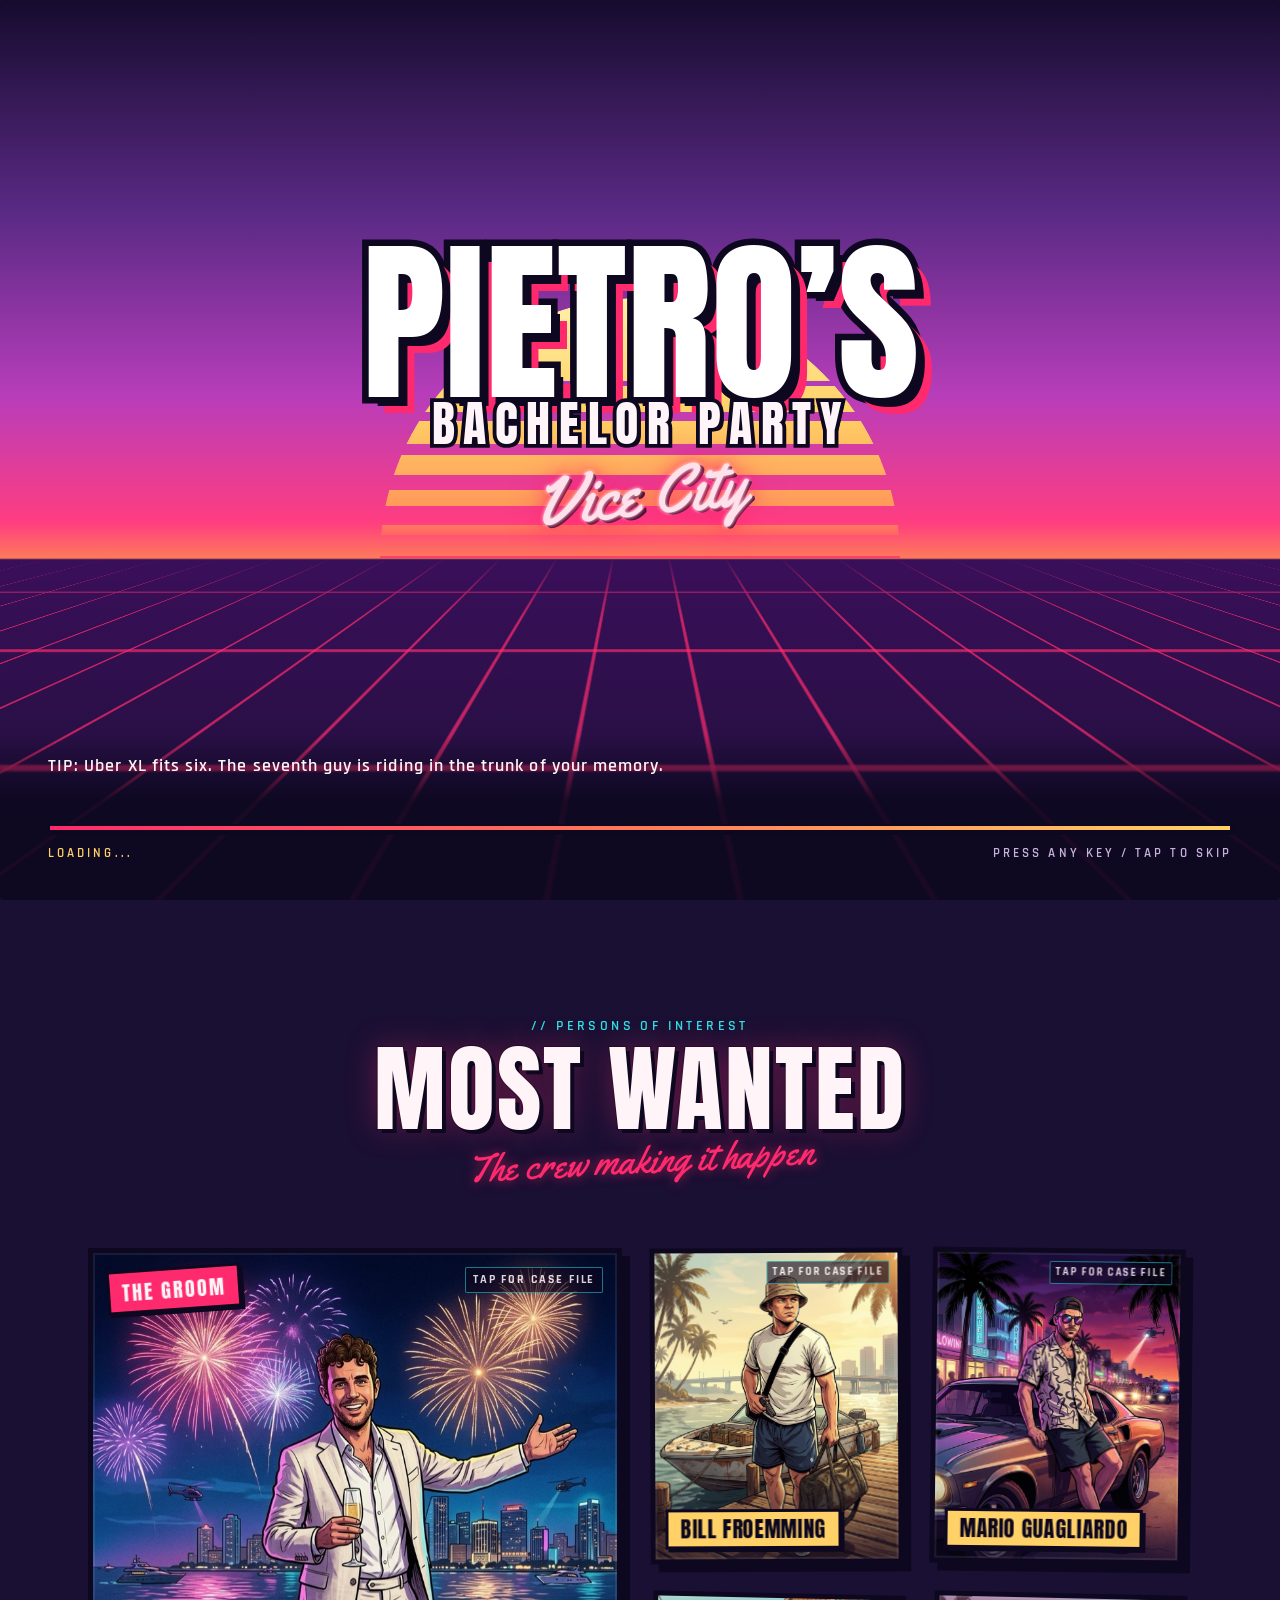
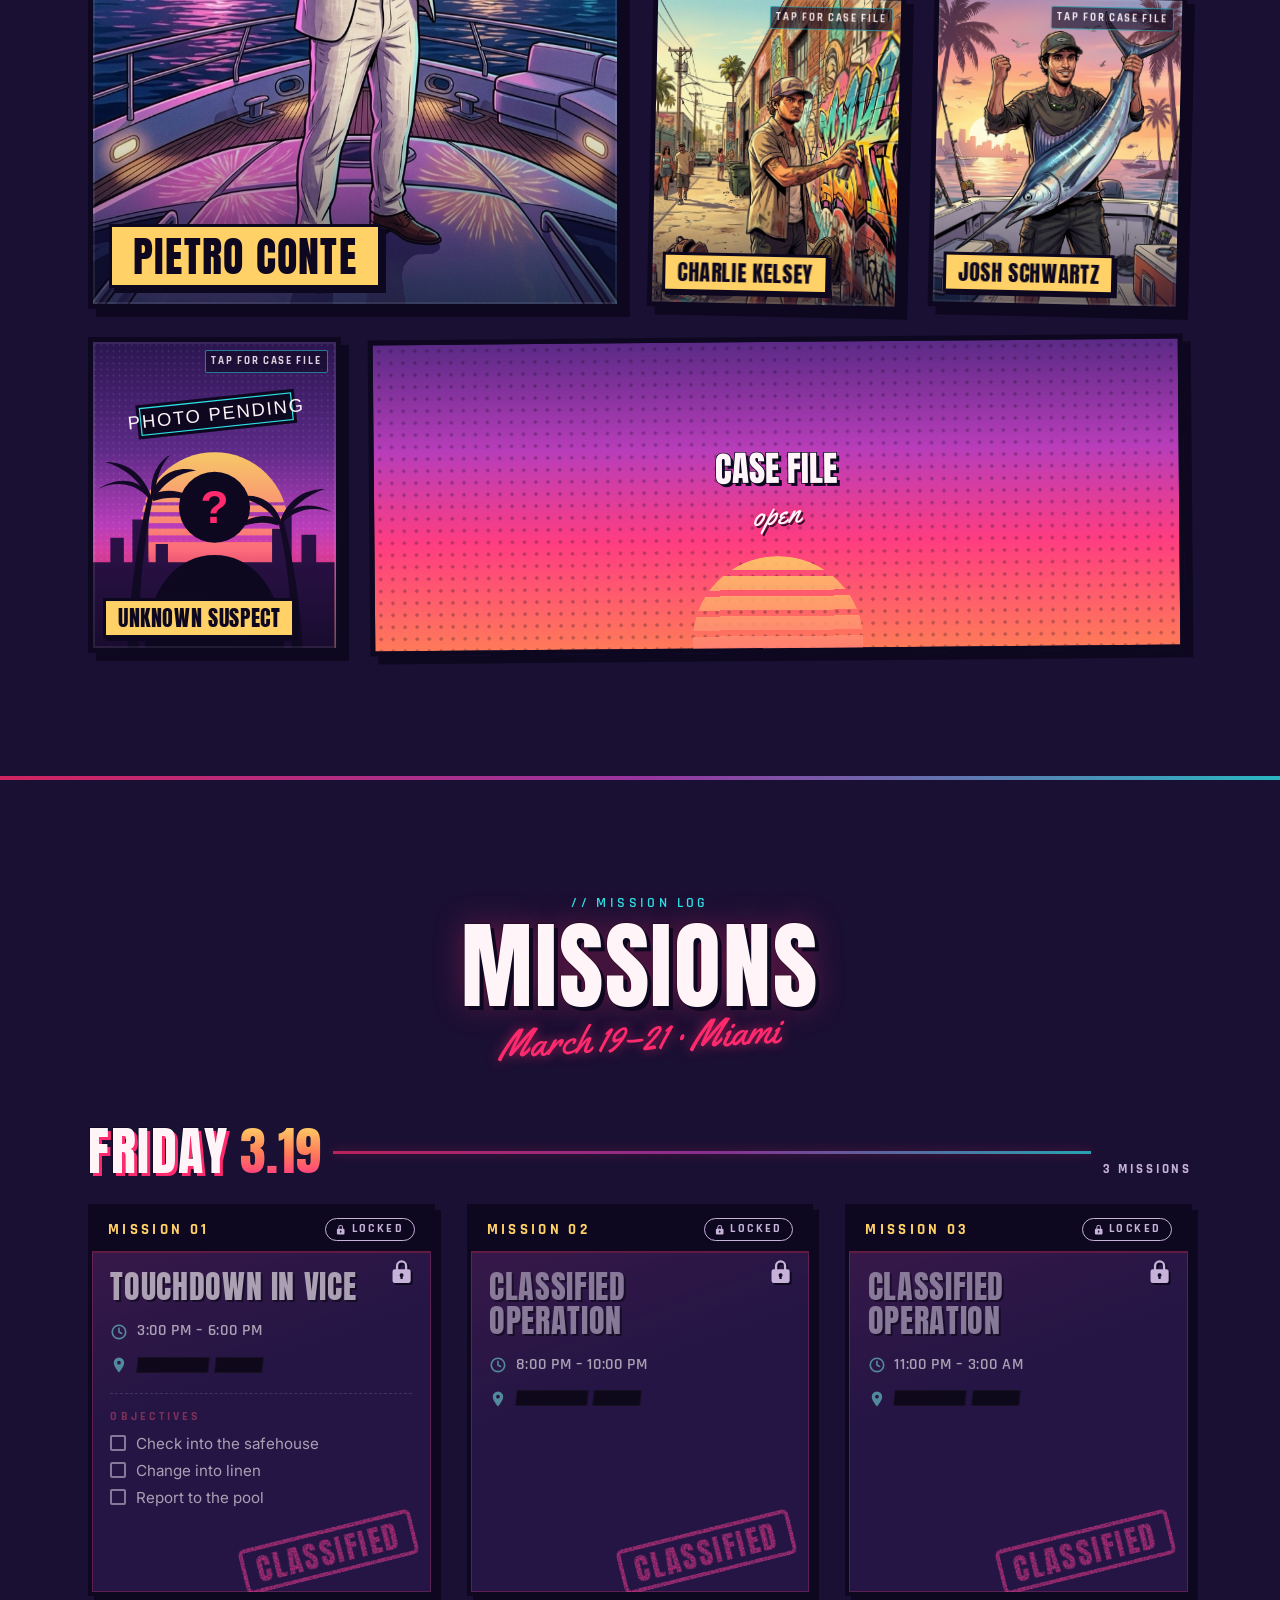
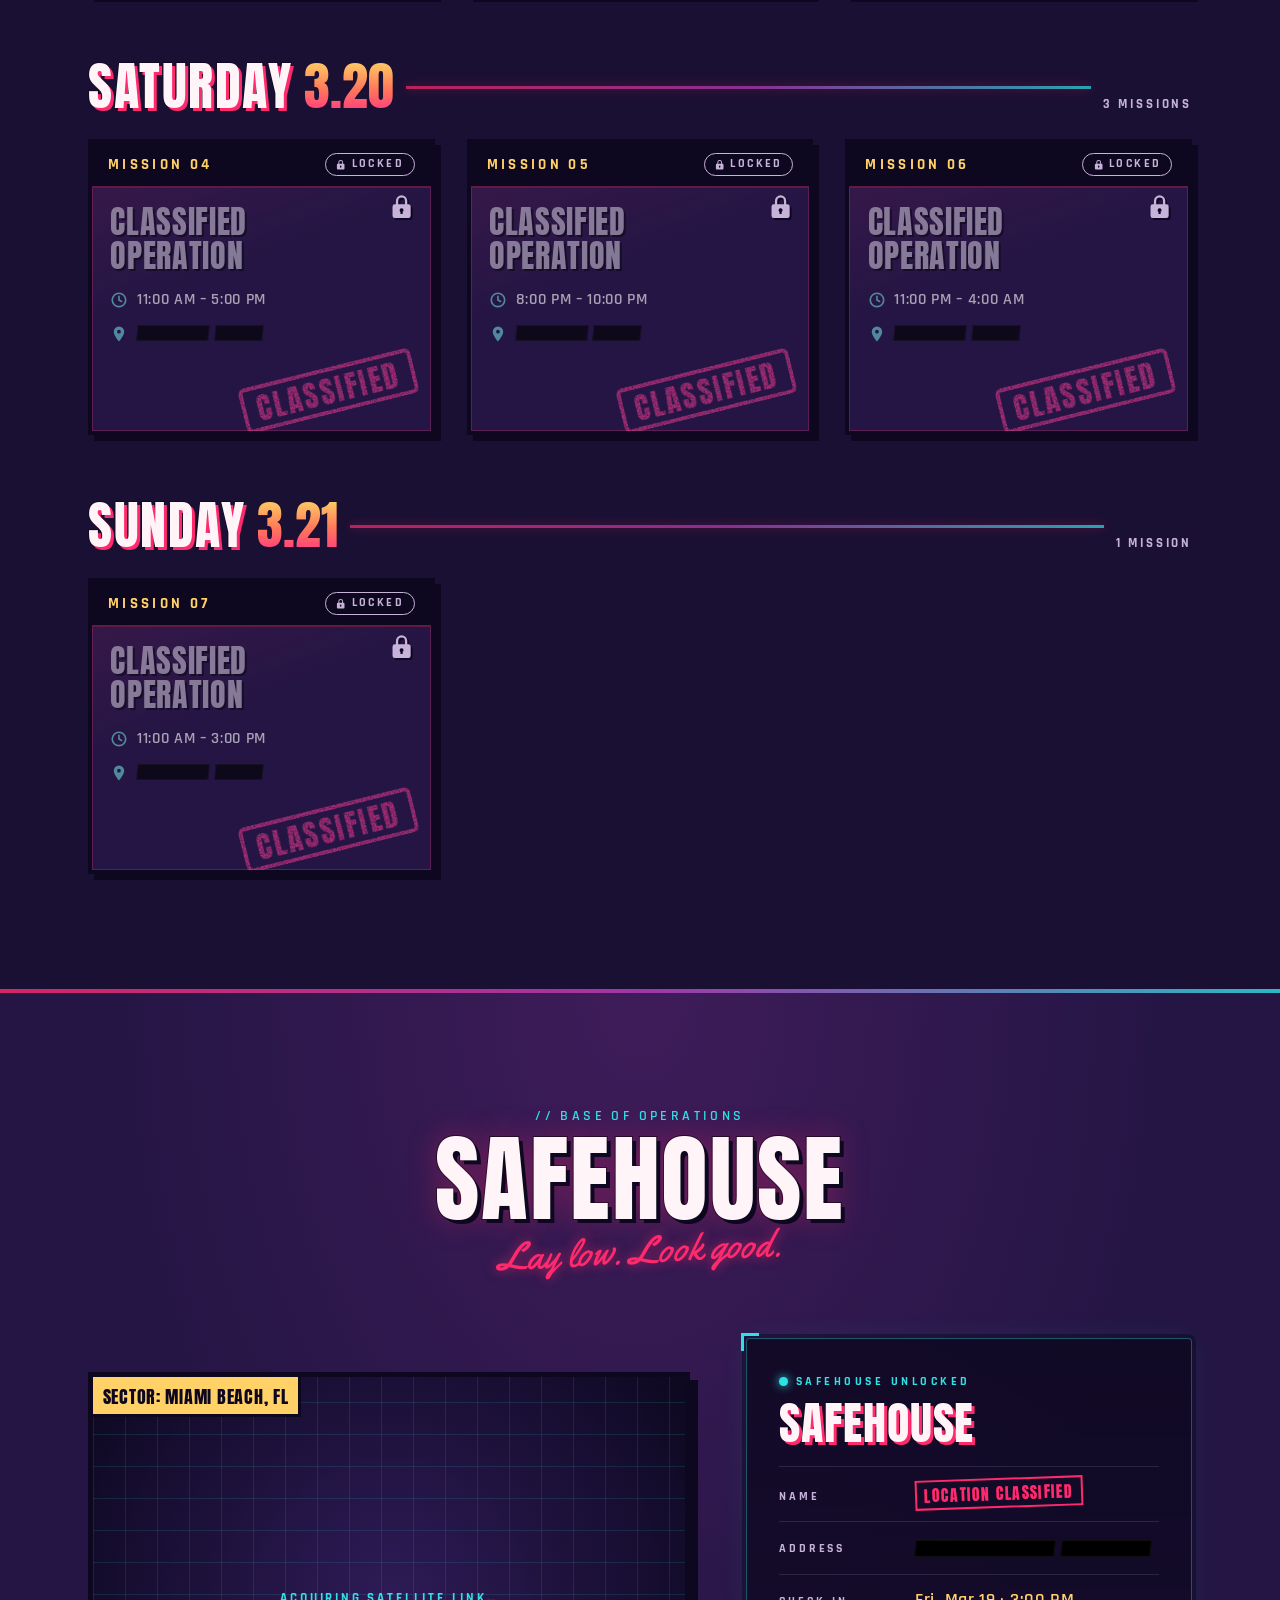
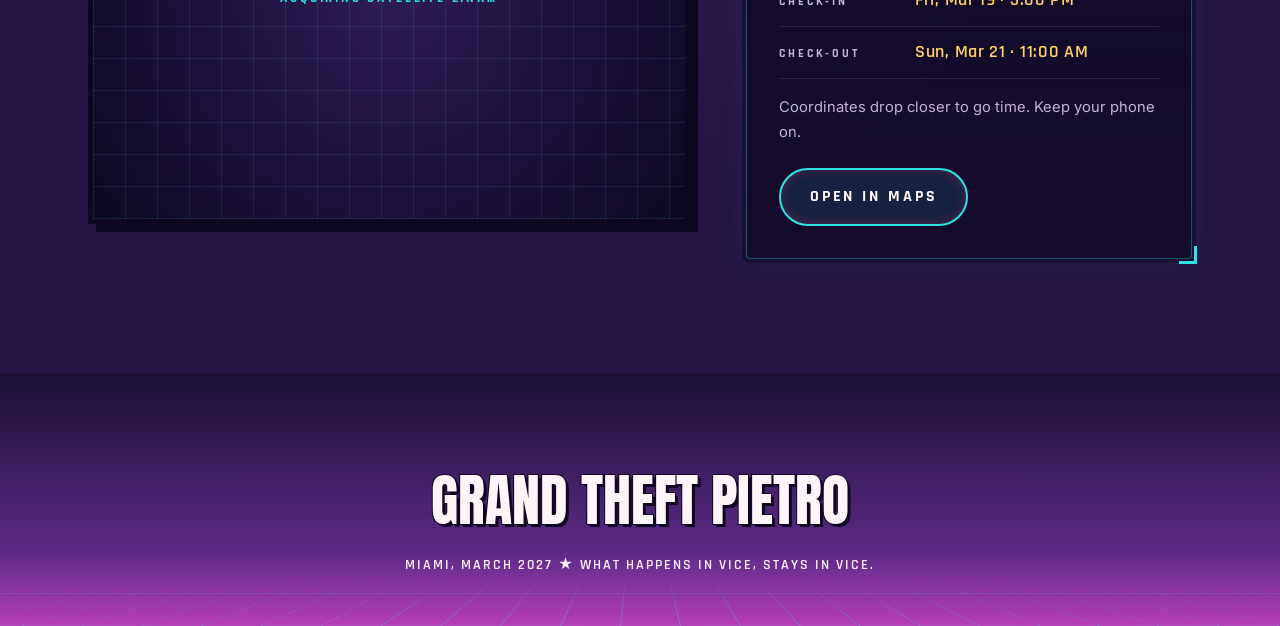
<file: index.html>
<!DOCTYPE html>
<html lang="en">
<head>
  <meta charset="UTF-8" />
  <meta name="viewport" content="width=device-width, initial-scale=1.0" />
  <title>Pietro’s Bachelor Party — Miami, March 19–21, 2027</title>
  <meta name="description" content="Pietro's bachelor party. Miami, March 19–21, 2027. What happens in Vice, stays in Vice." />
  <meta name="theme-color" content="#1a1033" />
  <meta property="og:title" content="Pietro’s Bachelor Party — Vice City, March 19–21, 2027" />
  <meta property="og:description" content="Pietro's bachelor party · Miami · March 19–21, 2027" />
  <meta property="og:image" content="images/og-image.png" />
  <meta property="og:type" content="website" />
  <link rel="icon" href="images/favicon.svg" type="image/svg+xml" />
  <link rel="preconnect" href="https://fonts.googleapis.com" />
  <link rel="preconnect" href="https://fonts.gstatic.com" crossorigin />
  <link href="https://fonts.googleapis.com/css2?family=Anton&family=Inter:wght@400;600&family=Rajdhani:wght@500;600;700&family=Yellowtail&display=swap" rel="stylesheet" />
  <link rel="stylesheet" href="css/base.css" />
  <link rel="stylesheet" href="css/intro-hud.css" />
  <link rel="stylesheet" href="css/hero.css" />
  <link rel="stylesheet" href="css/crew.css" />
  <link rel="stylesheet" href="css/missions.css" />
</head>
<body>

  <a class="skip-link" href="#crew">Skip to content</a>

  <div id="intro"></div>

  <!-- NAV (WS0) -->
  <nav class="nav" id="nav" aria-label="Main">
    <div class="nav__inner">
      <a class="nav__logo" href="#hero">PB<span class="nav__logo-dot">·</span>2027</a>
      <div class="nav__wanted" id="wanted" aria-hidden="true"></div>
      <ul class="nav__links">
        <li><a class="nav__link" href="#crew">Most Wanted</a></li>
        <li><a class="nav__link" href="#missions">Missions</a></li>
        <li><a class="nav__link" href="#safehouse">Safehouse</a></li>
        <li><a class="nav__link" href="logistics.html">Flight Plan</a></li>
      </ul>
      <button class="nav__hamburger" id="navHamburger" aria-label="Menu" aria-expanded="false" aria-controls="navMobile">
        <span></span><span></span><span></span>
      </button>
    </div>
    <div class="nav__mobile" id="navMobile">
      <a class="nav__mobile-link" href="#crew">Most Wanted</a>
      <a class="nav__mobile-link" href="#missions">Missions</a>
      <a class="nav__mobile-link" href="#safehouse">Safehouse</a>
      <a class="nav__mobile-link" href="logistics.html">Flight Plan</a>
    </div>
  </nav>

  <div id="hud"></div>

  <main>
    <section class="hero" id="hero">
      <!-- WS1:hero START -->
      <svg class="hero__defs" width="0" height="0" aria-hidden="true" focusable="false">
        <defs>
          <symbol id="hero-palm-a" viewBox="0 0 400 800"><path d="M171.1 798.9L171.4 770L167.7 741.5L168.5 713.3L165.5 685.5L166.9 657.9L164.6 630.7L166.4 603.8L164.9 577.2L167.3 551L166.4 524.9L169.3 499.4L169.2 474L172.6 449.1L173.2 424.3L177.1 400.1L178.5 375.9L182.9 352.3L184.9 328.7L189.9 305.8L192.6 282.8L198.1 260.6L201.6 238.1L207.6 216.6L211.8 194.7L218.3 173.8L223.2 152.6L206.8 147.4L199 168.1L193.3 189.6L186 211L181.1 233.2L174.3 255.3L170.1 278.2L163.8 300.9L160.3 324.4L154.6 347.9L151.8 372.1L146.6 396.2L144.6 421L139.9 445.9L138.6 471.3L134.4 496.9L133.9 523L130.2 549.2L130.4 576L127.2 602.9L128.1 630.3L125.5 657.9L127.1 685.9L125.1 714.2L127.4 742.8L125.8 771.9L128.9 801.1ZM214.3 144.9L206.5 146.3L203 149.5L198.7 147.9L191.9 149.9L190.9 149.7L181.1 150.8L183.2 151.7L170.6 152.1L175.4 154L160.4 154L167.7 156.4L150.6 156.3L159.9 159.1L141.2 158.9L152.2 161.9L132.3 162L144.5 165L123.9 165.3L136.8 168.3L116 169L129.1 171.8L108.5 172.8L121.4 175.5L101.4 176.9L113.7 179.5L94.7 181.2L106.1 183.6L88.4 185.6L98.4 187.9L82.3 190.2L90.7 192.5L76.6 194.9L83.1 197.2L70.9 199.7L75.5 202.2L65.5 204.6L67.8 207.4L60.1 209.6L60.2 212.8L54.7 214.8L52.6 218.4L49.2 220.1L45 224.2L43.6 225.5L37.4 230.2L37.2 231.2L29.8 236.5L29.5 237.3L22.2 242.9L21.8 243.7L14.6 249.5L15.4 250.5L22.7 245.5L23.2 244.1L30.4 239.2L31 237.9L38.1 233.1L38.8 232L45.7 230L46.5 226.3L53.2 229.1L54.3 220.8L60.6 228.7L62.1 215.5L67.9 228.5L69.9 210.4L75.1 228.5L77.6 205.6L82.2 228.6L85.4 200.9L89.1 228.6L93.1 196.5L96 228.3L100.8 192.3L102.8 227.8L108.6 188.3L109.6 226.8L116.3 184.5L116.3 225.3L124 181L123.2 223.1L131.7 177.7L130.1 220.2L139.4 174.5L137.2 216.6L147.1 171.6L144.4 212.1L154.7 168.9L151.9 206.9L162.4 166.4L159.7 200.9L170 164.2L167.9 194.1L177.7 162.1L176.4 186.6L185.3 160.3L185.3 178.5L192.9 158.7L194.6 169.9L200.5 157.2L204.3 161L208.1 156L215.7 155.1ZM218.4 146.2L211.6 140.6L209.2 140.3L204.8 135.4L202.7 132L198 130.7L195.7 124.4L191.2 126.5L188.1 117.6L184.3 122.7L180 111.8L177.5 119.4L171.5 107L170.7 116.5L162.9 103.2L163.9 114.1L154.2 100.7L157.1 112.2L145.5 99.1L150.3 110.7L137.2 98.7L143.5 109.7L129.3 99.1L136.7 109.2L121.9 100.2L130 109.2L115 102L123.3 109.6L108.7 104.2L116.6 110.4L102.8 106.8L109.9 111.7L97.4 109.6L103.3 113.5L92.4 112.7L96.7 115.7L87.6 115.9L90.1 118.4L82.9 119.2L83.5 121.5L78.4 122.7L77 125.1L73.8 126.4L70.5 129.1L69.2 130.3L64 133.6L63.7 134.6L57.5 138.5L57.2 139.3L51 143.8L50.7 144.5L44.6 149.6L45.4 150.4L51.6 146.4L52 145L58.1 141.2L58.6 140L64.5 136.5L65.2 135.4L70.9 134.6L71.8 131.3L76.9 135L78.4 127.7L82.5 136L84.9 124.5L87.9 137.4L91.5 121.8L92.9 139.2L98 119.5L97.6 141.2L104.4 117.7L102.1 143.2L110.9 116.3L106.3 145.3L117.3 115.4L110.3 147.2L123.6 114.9L114.4 148.9L130 114.9L118.5 150.3L136.3 115.2L122.9 151.3L142.6 116.1L127.6 152L148.9 117.3L132.9 152.3L155.2 119L138.7 152.4L161.5 121.1L145.3 152.1L167.7 123.7L152.6 151.8L174 126.7L160.8 151.3L180.3 130.1L169.8 150.8L186.5 134L179.6 150.5L192.8 138.3L190.2 150.4L199.1 143L201.6 150.6L205.3 148.2L211.6 153.8ZM219.9 148.4L216.2 138L214.8 137.8L212.5 128.2L213.6 126.6L208.9 119L212.2 116L205.2 110.4L210.3 106L201.5 102.5L208.1 96.6L197.9 95.1L205.5 87.8L194.2 88.4L202.4 79.7L190.5 82.2L198.9 72.2L186.8 76.7L194.7 65.5L183.1 71.8L190 59.5L179.3 67.5L184.7 54.4L175.6 63.8L178.7 50.3L171.7 60.8L172.1 47.4L167.9 58.3L165.2 46L164.1 56.5L158.5 46.2L160.2 55.4L152.7 48L156.3 55L148.1 50.6L152.5 55.3L144.8 53.5L148.7 56.2L142.5 56.3L145.1 57.7L140.6 58.9L141.5 59.9L138.8 61.4L138 62.7L137 64L134.6 66.1L134.5 67.1L131.2 70L131.1 70.9L127.8 74.5L127.6 75.3L124.5 79.7L125.5 80.3L128.8 77L129.1 75.5L132.2 72.6L132.6 71.2L135.5 68.8L136.2 67.6L138.9 67.8L139.7 64.7L141.9 68.9L143.1 62.4L144.2 70.7L146.5 60.7L145.7 73L149.7 59.7L146.4 75.5L152.9 59.2L146.3 78L156 59.3L145.8 80.4L159.1 60L145.1 82.6L162.1 61.2L144.6 84.8L165.2 62.9L144.5 87L168.3 65.2L145.1 89.4L171.4 68.2L146.4 92L174.5 71.7L148.4 94.9L177.7 75.9L151.3 98.3L180.9 80.7L155.1 102L184.1 86.1L159.7 106.2L187.4 92.1L165.1 110.9L190.6 98.7L171.4 116L193.8 106L178.5 121.8L197.1 113.9L186.3 128.1L200.3 122.4L194.7 135L203.6 131.5L203.7 142.5L206.9 141.2L210.1 151.6ZM209.9 149.8L210.5 138.4L211.9 138.1L211 127.7L209.8 126.9L211.6 117.6L208 116.5L212.1 108.1L206.4 106.7L212.7 99.3L205 97.6L213.3 91.1L204 89.1L213.8 83.6L203.3 81.4L214.4 76.8L202.9 74.3L214.9 70.6L202.9 67.9L215.5 65L203.2 62.2L216 60.1L203.7 57.2L216.6 55.8L204.6 52.8L217.2 52.2L205.8 49L217.7 49.2L207.3 45.9L218.3 46.8L209 43.2L218.9 45L211.1 40.9L219.7 43.6L214.6 37.9L221.8 42.3L228.4 39.4L223.9 43.7L228.1 47.5L224.3 45.1L226.5 48.6L224.5 46.9L225.5 49.4L224.7 49.2L224.7 50.7L225 52.2L224.5 53L225.2 55.8L224.8 56.6L225.4 60.1L225.2 60.8L225.6 65L224.4 65L223.7 61.9L223.8 60.2L223.3 57.7L223.3 56L222.9 54.1L222.7 52.5L221.7 53L222.2 49.6L220 53.8L221.6 47.5L218.8 55.7L221.1 46L219.2 58.7L220.8 45.5L229.3 60.7L222 46.3L240.4 54.8L223.4 45.7L244.7 53.3L223.4 46.3L247.7 53.9L223.2 47.7L250.1 55.6L223 49.9L251.9 58.2L222.8 52.8L253.3 61.5L222.6 56.4L254 65.5L222.4 60.6L254 70.1L222.2 65.5L253.4 75.4L222 71L252 81.3L221.8 77.2L249.9 87.7L221.6 84L247 94.8L221.4 91.5L243.5 102.5L221.2 99.7L239.3 110.8L220.9 108.5L234.4 119.7L220.7 117.9L229 129.2L220.5 128L223.2 139.4L220.3 138.8L220.1 150.2ZM210.3 148L214.8 138.6L216.2 138.4L219.2 129.7L218.5 127.8L223.7 121.5L221 117.7L228.1 113.8L224 108.3L232.6 106.7L227.4 99.4L237 100.2L231.3 91.2L241.5 94.3L235.7 83.6L246 88.9L240.8 76.8L250.5 84.2L246.4 70.9L255 80L252.6 65.9L259.6 76.4L259.3 62L264.1 73.4L266.4 59.4L268.7 71L273.6 58.2L273.3 69.2L280.4 58.4L277.9 68L286.6 59.7L282.5 67.4L291.7 61.9L287 67.5L295.9 64.5L291.5 68.2L299.3 67.2L295.9 69.5L302.2 69.9L300.3 71.4L304.8 72.5L304.6 73.9L307.3 75.3L308.8 76.9L309.9 78.2L313 80.5L313.2 81.5L317.2 84.6L317.4 85.6L321.4 89.4L321.6 90.2L325.5 94.6L324.5 95.4L320.5 91.9L320.2 90.4L316.4 87.3L315.9 86L312.2 83.3L311.6 82.2L308.2 82.1L307.3 79L304.4 82.9L303.1 76.4L301.2 84.4L298.9 74.4L298.6 86.4L294.8 73L296.7 88.7L290.8 72.1L295.3 91.2L286.8 71.8L294.4 93.7L282.9 72.1L293.7 96.1L279 72.9L293.1 98.4L275.1 74.2L292.2 100.5L271.3 76L290.9 102.7L267.4 78.5L289.1 104.9L263.5 81.4L286.5 107.3L259.6 84.9L283.1 109.8L255.6 89L278.9 112.6L251.7 93.7L273.8 115.8L247.7 99L267.9 119.3L243.7 104.8L261.2 123.3L239.7 111.2L253.6 127.7L235.7 118.2L245.3 132.6L231.7 125.8L236.3 138.1L227.7 134L226.8 144.1L223.7 142.7L219.7 152ZM212.3 145.7L219.7 141.5L222.7 141.6L227.1 137.7L230.7 134.8L234.4 134.3L239.3 128.7L241.8 131.3L248.1 123.6L249.2 128.7L257.2 119.5L256.6 126.6L266.4 116.3L263.9 124.8L275.6 114.2L271.3 123.5L284.6 113L278.6 122.6L293.3 112.7L285.9 122.1L301.6 113.2L293.3 122.1L309.4 114.3L300.5 122.4L316.8 116.1L307.8 123.2L323.8 118.2L315.1 124.3L330.3 120.8L322.3 125.9L336.4 123.7L329.5 127.9L342.1 126.8L336.6 130.2L347.6 130.1L343.8 133L352.9 133.6L350.9 136.2L358.1 137.2L358 139.8L363.2 141L365.1 143.8L368.3 145.1L372.2 148.1L373.5 149.3L379.3 152.9L379.6 153.9L386.3 158L386.7 158.9L393.4 163.6L393.8 164.3L400.4 169.5L399.6 170.5L392.9 166.2L392.4 164.8L385.8 160.8L385.2 159.6L378.7 155.8L378 154.7L371.8 153.6L370.9 150.3L365.2 153.6L363.7 146.3L358.9 154.2L356.6 142.7L352.8 155.2L349.5 139.5L346.9 156.5L342.4 136.7L341.3 158L335.3 134.3L336 159.7L328.2 132.4L330.8 161.2L321.2 130.8L325.7 162.7L314.2 129.6L320.7 163.8L307.2 128.8L315.6 164.7L300.2 128.5L310.3 165.2L293.3 128.5L304.8 165.2L286.4 128.9L298.8 164.9L279.5 129.7L292.4 164.1L272.6 130.8L285.4 163L265.7 132.4L277.7 161.5L258.8 134.4L269.3 159.8L252 136.7L260.1 158L245.1 139.5L250.2 156.1L238.3 142.6L239.6 154.3L231.4 146.1L228.3 152.7L224.6 150L217.7 154.3ZM216.5 145.1L224.4 147.9L227.4 151.7L232.4 150.8L238.8 153.9L240.3 153.8L249.9 156.4L248.2 157.1L260.6 159.3L256.1 160.5L271 162.5L263.9 164L280.9 166L271.8 167.8L290.4 169.8L279.7 171.6L299.5 173.8L287.5 175.7L308 178L295.4 179.9L316.1 182.4L303.3 184.3L323.7 187L311.1 188.8L331 191.7L318.9 193.5L337.8 196.6L326.8 198.4L344.3 201.5L334.6 203.4L350.5 206.5L342.4 208.6L356.5 211.7L350.2 214L362.3 216.9L358.1 219.5L368 222.2L365.9 225.2L373.6 227.7L373.7 231L379.2 233.2L381.5 237.1L384.8 238.8L389.3 243.2L390.6 244.6L397 249.6L397.2 250.6L404.8 256.1L405.1 256.9L412.6 262.7L413 263.5L420.4 269.5L419.6 270.5L412.1 265.3L411.6 263.9L404.2 258.8L403.6 257.5L396.3 252.4L395.6 251.3L388.5 249L387.7 245.3L380.7 247.8L379.7 239.4L373 246.9L371.7 233.7L365.4 246.3L363.8 228.2L357.8 245.8L355.8 222.8L350.4 245.3L347.8 217.6L343 244.7L339.9 212.5L335.7 243.9L331.9 207.7L328.4 242.7L324 203L321.2 241L316.1 198.5L313.9 238.7L308.1 194.1L306.6 235.8L300.2 189.9L299.3 232.1L292.3 185.9L291.8 227.5L284.4 182L284.3 222.2L276.5 178.3L276.5 215.9L268.6 174.8L268.6 208.8L260.7 171.5L260.4 200.9L252.8 168.3L252 192.3L244.9 165.3L243.3 182.9L237 162.4L234.3 173L229.2 159.7L225 162.6L221.3 157.2L213.5 154.9ZM211.2 146.6L206.7 152L206.6 156.5L202.2 157.5L199.3 162.8L197.7 163L192.2 169.1L193.2 168.7L185.4 175.5L188.7 174.3L178.9 181.8L184.2 180.1L172.7 188L179.7 185.9L166.9 194.3L175.2 191.8L161.4 200.4L170.7 197.8L156.4 206.5L166.2 203.8L151.6 212.6L161.7 209.9L147.2 218.6L157.2 216.1L143.2 224.5L152.7 222.3L139.4 230.4L148.2 228.6L135.8 236.2L143.7 235L132.5 242L139.3 241.4L129.3 247.8L134.8 247.9L126.3 253.6L130.3 254.5L123.4 259.4L125.8 261.2L120.5 265.2L121.3 267.9L117.6 271.1L116.9 274.7L114.7 277L112.4 281.5L111.7 283.1L107.9 288.5L108 289.5L103.4 295.5L103.4 296.4L99 302.5L98.8 303.3L94.5 309.7L95.5 310.3L100 304.9L100.3 303.4L104.6 298L105 296.5L109.2 291.1L109.8 289.7L114.2 286.5L114.5 283L119.6 283.6L119.3 276.3L124.9 280.9L124 269.8L130.2 278.4L128.8 263.2L135.5 276L133.5 256.8L140.7 273.5L138.3 250.4L145.9 270.9L143 244.1L151 268L147.8 237.9L155.9 264.8L152.5 231.8L160.8 261.1L157.3 225.7L165.6 256.9L162 219.7L170.3 252L166.8 213.8L174.8 246.5L171.5 207.9L179.2 240.3L176.2 202.1L183.6 233.3L181 196.4L187.8 225.5L185.7 190.8L191.9 216.9L190.5 185.2L195.9 207.6L195.2 179.7L199.8 197.6L199.9 174.3L203.7 187L204.6 169L207.5 175.7L209.4 163.7L211.4 164L214.1 158.5L218.8 153.4ZM219.1 147L223.6 153.4L223.3 157.8L228.1 159.8L230.6 165.3L232.6 166.3L237.6 172.7L237 172.8L244.4 180L241.5 179.3L250.8 187.3L246 185.9L257 194.4L250.5 192.5L262.8 201.5L255 199.2L268.2 208.4L259.4 205.8L273.3 215.2L263.9 212.5L278.1 221.9L268.4 219.3L282.5 228.5L272.9 226.1L286.6 235L277.4 232.9L290.4 241.4L281.8 239.7L294 247.7L286.3 246.6L297.3 254L290.8 253.5L300.5 260.2L295.3 260.5L303.6 266.3L299.7 267.5L306.5 272.5L304.2 274.5L309.4 278.6L308.7 281.6L312.3 284.8L313.1 288.7L315.3 291L317.6 295.8L318.3 297.3L322.1 303L322 304L326.6 310.2L326.6 311.1L331 317.4L331.2 318.2L335.5 324.7L334.5 325.3L330 319.8L329.7 318.2L325.4 312.6L325 311.2L320.8 305.5L320.2 304.2L315.7 300.7L315.5 297.2L310.3 297.5L310.7 290.3L305 294.6L305.9 283.4L299.6 291.7L301.2 276.5L294.2 288.9L296.4 269.7L288.9 286L291.7 262.9L283.6 282.9L286.9 256.2L278.4 279.5L282.2 249.4L273.2 275.7L277.4 242.8L268.2 271.4L272.6 236.1L263.3 266.6L267.9 229.5L258.5 261.1L263.1 222.9L253.9 254.9L258.4 216.4L249.4 248L253.6 209.9L245.1 240.2L248.9 203.4L240.9 231.7L244.1 197L236.8 222.3L239.4 190.6L232.9 212.2L234.6 184.3L229.1 201.3L229.9 177.9L225.3 189.8L225.1 171.7L221.7 177.6L220.4 165.4L218.2 165L215.6 159.2L210.9 153ZM198 162a9 9 0 1 0 18 0a9 9 0 1 0 -18 0ZM214 164a9 9 0 1 0 18 0a9 9 0 1 0 -18 0ZM206 174a9 9 0 1 0 18 0a9 9 0 1 0 -18 0Z"/></symbol>
          <symbol id="hero-palm-b" viewBox="0 0 400 800"><path d="M251 802.4L255.5 775.4L255.4 748.3L259 721.7L258.2 695L260.9 668.8L259.2 642.6L261 616.7L258.6 591.1L259.5 565.6L256.4 540.4L256.2 515.3L252.4 490.6L251.4 465.9L246.8 441.8L244.8 417.4L239.5 393.7L236.6 369.8L230.5 346.6L226.7 323.1L219.9 300.4L215.1 277.3L207.7 255.1L201.9 232.4L193.7 210.6L187 188.4L178.1 167.1L161.9 172.9L167.9 194.8L175.4 216.4L180.5 238.7L187.3 260.6L191.5 283.2L197.5 305.5L200.7 328.5L206 351.2L208.3 374.6L212.9 397.7L214.3 421.5L218.2 445L218.6 469.1L221.8 493L221.3 517.4L223.8 541.8L222.4 566.6L224.1 591.4L221.8 616.5L222.8 641.8L219.6 667.2L219.8 692.9L215.7 718.7L215.2 744.9L210.2 770.9L209 797.6ZM168.8 165L161.4 167.1L158.4 170.7L154 169.4L147.9 172.2L146.7 171.8L137.6 174L139.3 174.4L127.6 176.2L132 177.2L117.9 178.8L124.7 180.2L108.6 181.8L117.3 183.4L99.8 185L110 186.8L91.4 188.6L102.7 190.4L83.4 192.4L95.4 194.1L75.9 196.4L88.1 198.1L68.8 200.6L80.8 202.2L62.2 204.9L73.6 206.5L55.8 209.4L66.3 211L49.8 214.1L59 215.7L44.1 218.8L51.8 220.6L38.6 223.7L44.6 225.7L33.3 228.6L37.3 230.9L28 233.7L30.1 236.3L22.9 238.9L22.9 242L17.7 244.1L15.6 247.8L12.5 249.5L8.4 253.7L7.2 255.1L1.2 259.9L1 260.9L-6 266.3L-6.3 267.2L-13.2 272.8L-13.6 273.6L-20.4 279.6L-19.6 280.4L-12.6 275.4L-12.2 274L-5.3 269L-4.8 267.7L2 262.8L2.6 261.6L9.3 259.3L10 255.7L16.5 258L17.4 250.1L23.7 257L24.8 244.6L30.8 256.3L32.2 239.3L37.8 255.8L39.6 234.1L44.7 255.3L47 229.2L51.4 254.8L54.4 224.5L58.2 254L61.7 220L64.8 253L69.1 215.6L71.4 251.5L76.4 211.5L78 249.4L83.8 207.5L84.6 246.8L91.1 203.7L91.3 243.5L98.4 200.2L98.1 239.4L105.8 196.8L105 234.6L113.1 193.6L112.1 229L120.4 190.6L119.4 222.7L127.7 187.8L127 215.6L134.9 185.2L134.9 207.8L142.2 182.8L143 199.5L149.5 180.5L151.5 190.6L156.7 178.5L160.3 181.4L164 176.6L171.2 175ZM173.8 166.6L167.8 160.3L165.8 160L161.8 154.5L160.7 151.4L155.7 149.1L155.1 143.3L149.7 144.2L148.9 135.9L143.6 139.8L142.1 129.4L137.6 135.9L134.9 123.7L131.5 132.4L127.2 119.1L125.4 129.5L119.2 115.7L119.4 127L111.2 113.4L113.3 125.1L103.2 112.2L107.3 123.6L95.6 112.1L101.2 122.6L88.5 112.8L95.2 122.2L81.9 114.3L89.2 122.2L75.9 116.4L83.2 122.7L70.6 118.8L77.3 123.7L65.7 121.5L71.4 125.2L61.2 124.3L65.5 127.1L57 127.3L59.7 129.5L53 130.5L53.9 132.4L49.1 133.7L48.1 135.8L45.2 137.2L42.4 139.6L41.2 140.9L36.6 143.9L36.4 144.9L30.9 148.7L30.7 149.6L25.2 153.9L24.9 154.7L19.6 159.6L20.4 160.4L25.9 156.5L26.3 155L31.6 151.4L32.1 150.1L37.3 146.8L38 145.7L42.9 145L43.8 141.8L48.2 145.3L49.6 138.3L53.2 146.1L55.4 135.4L57.8 147.5L61.1 132.9L62 149.2L66.8 130.9L65.9 151.2L72.5 129.3L69.5 153.3L78.1 128.3L72.8 155.3L83.7 127.7L75.9 157.2L89.3 127.5L79 158.9L94.8 127.8L82.2 160.4L100.3 128.6L85.7 161.6L105.8 129.8L89.6 162.5L111.3 131.5L94 163.2L116.8 133.6L99.1 163.7L122.2 136.2L105 164.1L127.7 139.2L111.7 164.5L133.2 142.7L119.2 164.9L138.7 146.7L127.6 165.5L144.2 151.1L136.7 166.3L149.7 155.9L146.7 167.5L155.2 161.3L157.2 169.1L160.7 167.1L166.2 173.4ZM175 169L172.5 158.2L171 158L170 148.1L171 147L167.5 138.6L170.7 136.5L165 129.7L170.2 126.7L162.5 121.5L169.3 117.5L160 113.8L168.2 109L157.5 106.8L166.6 101L155 100.4L164.7 93.7L152.5 94.7L162.3 87.1L150 89.5L159.5 81.1L147.4 85L156.2 75.7L144.8 81L152.3 71L142.2 77.7L147.7 67.1L139.6 75L142.3 64.1L136.8 72.9L136 62.5L134 71.5L129.5 63.1L131.1 70.8L124.2 65.9L128.2 70.9L121.2 69.4L125.5 71.8L119.7 72.6L123 73.3L119 75L120.5 75.4L118.3 77.2L118.2 78.1L117.6 79.5L116 81.4L116.1 82.4L113.8 85.2L113.8 86.1L111.6 89.7L111.5 90.5L109.5 94.8L110.5 95.2L112.8 92L113 90.4L115.1 87.7L115.4 86.2L117.3 84L117.8 82.6L119.7 82.9L120.2 79.8L121.9 83.8L122.5 77.6L123.3 85.5L124.7 76L123.6 87.7L126.8 75.2L122.6 89.9L128.7 74.9L120.5 91.8L130.4 75.1L118.1 93.3L132.1 75.8L115.8 94.6L133.9 77L114.2 96L135.8 78.8L113.2 97.8L137.8 81.3L113 100.1L139.8 84.4L113.5 102.8L141.8 88.1L114.8 106.1L143.9 92.4L116.9 110L146 97.4L119.8 114.4L148.1 103.1L123.4 119.3L150.2 109.4L127.9 124.8L152.3 116.3L133 130.9L154.4 123.8L138.9 137.6L156.5 132L145.4 144.9L158.6 140.8L152.5 152.8L160.8 150.3L160.1 161.3L162.9 160.3L165 171ZM164.9 169.3L166.7 158.2L168.1 158L168.4 147.8L167.3 146.9L170.1 138L166.7 136.4L171.8 128.8L166.3 126.5L173.5 120.3L166.3 117.3L175.3 112.4L166.5 108.7L177 105.1L167.1 100.8L178.7 98.5L168.1 93.6L180.4 92.5L169.4 87L182.2 87.1L171.1 81L183.9 82.4L173.2 75.7L185.7 78.2L175.7 70.9L187.5 74.7L178.7 66.8L189.3 71.8L182.4 63.1L191.2 69.5L187.1 60.2L193.2 67.8L193.4 58.6L195.5 66.8L200.6 60.2L197.8 66.6L204.9 64.8L200 67.4L205.7 68.7L201.9 68.9L205.5 71.2L203.5 71L205.4 73.1L205 73.5L205.4 75L206.4 76.7L206.1 77.7L207.8 80.5L207.7 81.3L209.2 84.8L209.2 85.6L210.6 89.8L209.4 90.2L207.8 87L207.7 85.3L206.3 82.7L206 81.2L204.8 79.1L204.4 77.7L202.9 78L202.7 74.8L201.2 79.1L201.1 72.7L200.3 80.9L199.7 71.3L201 83.3L198.4 70.7L203.9 85.5L197.5 70.6L208.3 86.5L196.8 70.8L212.4 86.8L196 71.5L215.6 87.2L195 72.8L217.8 88.3L193.8 74.7L219.2 90.1L192.5 77.3L219.9 92.6L191.3 80.6L219.8 95.7L189.9 84.5L219 99.5L188.6 89.1L217.5 103.8L187.3 94.4L215.2 108.8L185.9 100.3L212.1 114.4L184.6 106.8L208.2 120.5L183.2 114L203.7 127.3L181.9 121.8L198.4 134.6L180.5 130.3L192.6 142.6L179.1 139.5L186.1 151.2L177.8 149.2L179.2 160.5L176.4 159.6L175.1 170.7ZM165.8 167.1L171.4 159.4L173 159.1L177 152.3L177.1 149.4L182.7 145.6L181.5 140.3L188.3 139.5L186.6 131.7L193.9 133.9L192.2 123.9L199.6 128.8L198.3 116.8L205.3 124.3L205.1 110.6L211 120.2L212.4 105.5L216.6 116.7L220.1 101.5L222.3 113.8L227.9 98.8L228 111.4L235.8 97.3L233.7 109.5L243.4 97L239.4 108.2L250.4 97.7L245.1 107.4L256.8 99.3L250.7 107.2L262.5 101.4L256.3 107.6L267.5 103.9L261.9 108.4L271.9 106.6L267.4 109.8L275.9 109.4L272.9 111.7L279.6 112.3L278.4 114.2L283.2 115.3L283.8 117.2L286.8 118.5L289.2 120.6L290.4 121.9L294.5 124.6L294.7 125.6L299.8 129.1L300.1 130L305.1 134.1L305.5 134.9L310.4 139.6L309.6 140.4L304.5 136.6L304.1 135.2L299.2 131.8L298.6 130.5L293.9 127.5L293.2 126.4L288.7 126L287.8 122.8L283.8 126.6L282.4 119.7L279.4 127.9L277 117.2L275.4 129.6L271.7 115.2L271.9 131.8L266.4 113.7L268.8 134.2L261.2 112.7L266 136.6L256 112.2L263.6 139L250.8 112.2L261.3 141.3L245.7 112.8L259 143.4L240.6 113.8L256.4 145.3L235.5 115.3L253.5 147L230.4 117.3L250 148.5L225.4 119.8L245.8 149.9L220.3 122.8L240.9 151.4L215.2 126.3L235.1 152.8L210.1 130.3L228.5 154.4L205 134.9L221 156.2L199.9 139.9L212.6 158.3L194.8 145.5L203.4 160.8L189.7 151.5L193.4 163.7L184.5 158.1L182.8 167.1L179.4 165.2L174.2 172.9ZM169.3 164.9L177 164.2L180.8 166.2L184.7 163.8L191 163.8L192.4 163.7L201.3 162.1L200.1 163.9L211.3 161.1L207.7 164.3L221.2 160.8L215.4 165.1L230.8 161.2L223 166.1L240 162.2L230.6 167.4L248.8 163.8L238.2 169L257.2 165.9L245.8 170.9L265.2 168.4L253.4 173.1L272.7 171.2L260.9 175.6L279.7 174.4L268.5 178.3L286.4 177.9L276 181.3L292.7 181.5L283.5 184.7L298.7 185.4L291 188.2L304.5 189.5L298.5 192.1L310.1 193.7L306 196.3L315.5 198L313.4 200.7L320.8 202.5L320.9 205.4L326.2 207.1L328.3 210.4L331.6 212L335.7 215.7L337.1 217L343.2 221.2L343.4 222.2L350.6 227.1L350.9 227.9L358 233.2L358.4 233.9L365.4 239.5L364.6 240.5L357.5 235.8L357 234.4L350 229.8L349.4 228.5L342.5 224.1L341.8 223L335.2 221.3L334.3 217.8L327.9 220.7L326.7 212.8L320.9 220.6L319.1 208.2L314 220.8L311.6 203.8L307.3 221.2L304 199.8L300.7 221.8L296.5 196L294.3 222.3L289 192.5L288 222.8L281.5 189.2L281.8 223L274 186.3L275.6 222.8L266.5 183.7L269.4 222.2L259.1 181.3L263.2 221.1L251.6 179.3L256.8 219.4L244.2 177.5L250.1 217L236.8 176L243.2 214L229.4 174.8L235.9 210.3L222 173.8L228.2 206.1L214.6 173.2L220 201.2L207.3 172.8L211.3 195.9L199.9 172.7L202.1 190.1L192.6 172.9L192.2 184.1L185.3 173.3L181.8 177.9L178 174L170.7 175.1ZM173.8 166.6L179.5 173.4L179.5 177.9L185.1 180.2L188 185.5L190.8 187L196.3 193L196.4 193.8L204.3 200.5L202.1 200.6L212 207.9L207.7 207.5L219.3 215.2L213.3 214.4L226.3 222.4L219 221.3L232.9 229.6L224.6 228.2L239.2 236.6L230.3 235.2L245.1 243.5L235.9 242.1L250.7 250.3L241.5 249.1L255.9 257L247.2 256.2L260.9 263.7L252.8 263.2L265.6 270.3L258.5 270.3L270.1 276.8L264.1 277.4L274.4 283.2L269.7 284.5L278.5 289.7L275.4 291.7L282.6 296.1L281 298.8L286.6 302.5L286.7 306L290.6 309L292.3 313.2L294.6 315.4L297.9 320.5L298.7 321.9L303.6 327.7L303.5 328.7L309.2 335L309.3 335.9L314.8 342.3L315.1 343.1L320.5 349.6L319.5 350.4L314 344.8L313.6 343.3L308.2 337.6L307.7 336.2L302.4 330.4L301.8 329.1L296.3 325.5L295.9 322.1L290.1 322.3L290 315.1L283.8 319.2L284.1 308.1L277.5 316.3L278.2 301.1L271.2 313.4L272.3 294.2L264.9 310.4L266.4 287.3L258.7 307.1L260.5 280.4L252.5 303.6L254.6 273.5L246.3 299.7L248.7 266.6L240.3 295.2L242.8 259.8L234.3 290.2L236.9 253L228.5 284.5L231 246.3L222.7 278.1L225.1 239.5L217 270.9L219.2 232.8L211.4 262.9L213.3 226.1L205.9 254.1L207.4 219.4L200.5 244.5L201.5 212.8L195.2 234L195.6 206.1L190 222.8L189.7 199.5L184.9 210.9L183.8 192.9L179.8 198.4L177.9 186.4L174.8 185.4L172.1 179.9L166.2 173.4ZM165.7 167.3L161.6 174L162.2 178.4L157.5 180.7L155.4 186.3L153.4 187.5L148.8 194.1L149.3 194.3L142.4 201.8L145.3 201.1L136.4 209.5L141.2 208L130.6 217L137.1 214.8L125.3 224.3L133 221.7L120.2 231.6L128.9 228.6L115.5 238.6L124.8 235.6L111.1 245.6L120.7 242.5L107.1 252.4L116.7 249.5L103.4 259L112.6 256.5L99.9 265.6L108.5 263.5L96.7 272L104.4 270.6L93.7 278.4L100.3 277.7L90.9 284.7L96.2 284.8L88.2 290.9L92.1 291.9L85.6 297.1L88.1 299L83 303.3L84 306.2L80.5 309.6L79.9 313.4L77.9 315.8L75.8 320.6L75.2 322.1L71.7 327.8L71.9 328.8L67.6 335.1L67.7 336L63.6 342.4L63.4 343.2L59.5 349.7L60.5 350.3L64.7 344.7L64.9 343.2L68.9 337.5L69.3 336.1L73.1 330.4L73.7 329L77.9 325.4L78 321.9L82.9 322.2L82.4 314.9L88.1 319.1L86.8 307.9L93.2 316.1L91.2 300.9L98.3 313.1L95.5 293.9L103.4 310L99.9 287L108.4 306.7L104.3 280.1L113.4 303.1L108.7 273.2L118.2 299.1L113.1 266.3L122.9 294.7L117.4 259.5L127.5 289.6L121.8 252.7L132 283.9L126.2 245.9L136.3 277.5L130.6 239.1L140.4 270.3L134.9 232.4L144.3 262.4L139.3 225.6L148.1 253.6L143.7 218.9L151.7 244L148.1 212.3L155.1 233.6L152.4 205.6L158.4 222.4L156.8 199L161.6 210.6L161.2 192.4L164.6 198.2L165.6 185.8L167.5 185.3L169.9 179.3L174.3 172.7ZM153 182a9 9 0 1 0 18 0a9 9 0 1 0 -18 0ZM169 184a9 9 0 1 0 18 0a9 9 0 1 0 -18 0ZM161 194a9 9 0 1 0 18 0a9 9 0 1 0 -18 0Z"/></symbol>
        </defs>
      </svg>

      <div class="hero__scene" aria-hidden="true">
        <div class="hero__stars"></div>
        <div class="hero__sun"></div>
        <div class="hero__plane">
          <svg viewBox="0 0 32 32"><path d="M2 13l9-1 6-9h3l-3 9 7 0 3-3h2l-2 4 2 4h-2l-3-3h-7l3 9h-3l-6-9-9-1z"/></svg>
          <span class="hero__plane-light"></span>
        </div>
        <svg class="hero__skyline" viewBox="0 0 1440 260" preserveAspectRatio="xMidYMax slice" focusable="false">
          <path class="hero__skyline-shape" d="M0 260V209.9H4.4V195.9H17.6V209.9H22V260ZM21 260V187.1H32.8V173.1H68.2V187.1H80V260ZM79 260V228H88.2V214H115.80000000000001V228H125V260ZM123 260V199.5A20.5 20.5 0 0 1 164 199.5V260ZM162 260V188.4L196 166.4V260ZM194 260V221.8A21 21 0 0 1 236 221.8V260ZM234 260V203.3H243.2V189.3H270.8V203.3H280V260ZM279 260V164.7A32.5 32.5 0 0 1 344 164.7V260ZM342 260V144.1H387V260ZM363.5 144.1V124.1h2V144.1ZM386 260V79.1L443 57.1V260ZM441 260V130.2H491V260ZM489 260V111H501.4V97H538.6V111H551V260ZM549 260V78.9L598 56.9V260ZM596 260V123.4L637 101.4V260ZM636 260V50.5H668V260ZM651 50.5V30.5h2V50.5ZM666 260V138.8H671.4V124.8H687.6V138.8H693V260ZM692 260V145.9L717 123.9V260ZM715 260V140.9H730.4V122.9H734.8V92.9H739.2V122.9H743.6V140.9H759V260ZM757 260V149.7A18 18 0 0 1 793 149.7V260ZM791 260V134.5H819V260ZM818 260V186.3H827.8V172.3H857.2V186.3H867V260ZM865 260V180.6H873V166.6H897V180.6H905V260ZM904 260V132H936V260ZM934 260V177.9H938.6V163.9H952.4V177.9H957V260ZM955 260V142.7H1021V260ZM987 142.7V122.7h2V142.7ZM1019 260V119.1L1072 97.1V260ZM1070 260V104.6L1098 82.6V260ZM1096 260V139.2H1137V260ZM1135 260V114.8H1149.35V96.8H1153.45V66.8H1157.55V96.8H1161.65V114.8H1176V260ZM1174 260V134.9H1200V260ZM1199 260V148.7H1211V134.7H1247V148.7H1259V260ZM1257 260V202.5H1270.4V188.5H1310.6V202.5H1324V260ZM1322 260V177.6H1366V260ZM1365 260V167H1418V260ZM1390.5 167V147h2V167ZM1416 260V194H1420.8V180H1435.2V194H1440V260ZM1439 260V190.2L1477 168.2V260ZM1476 260V184.9H1488V170.9H1524V184.9H1536V260ZM0 246H1440V260H0Z"/>
          <path class="hero__skyline-windows" d="M58 221.1h3v4h-3ZM66 221.1h3v4h-3ZM92 240h3v4h-3ZM144 227h3v4h-3ZM183 247.4h3v4h-3ZM215 248.8h3v4h-3ZM316 169.2h3v4h-3ZM284 213.2h3v4h-3ZM363 170.1h3v4h-3ZM363 181.1h3v4h-3ZM363 203.1h3v4h-3ZM355 214.1h3v4h-3ZM355 236.1h3v4h-3ZM363 236.1h3v4h-3ZM391 116.1h3v4h-3ZM423 160.1h3v4h-3ZM423 171.1h3v4h-3ZM423 182.1h3v4h-3ZM407 193.1h3v4h-3ZM470 222.2h3v4h-3ZM470 244.2h3v4h-3ZM534 123h3v4h-3ZM518 134h3v4h-3ZM526 134h3v4h-3ZM534 145h3v4h-3ZM526 156h3v4h-3ZM510 178h3v4h-3ZM578 82.9h3v4h-3ZM554 126.9h3v4h-3ZM609 138.4h3v4h-3ZM601 171.4h3v4h-3ZM625 204.4h3v4h-3ZM641 76.5h3v4h-3ZM641 87.5h3v4h-3ZM657 109.5h3v4h-3ZM641 153.5h3v4h-3ZM641 186.5h3v4h-3ZM657 186.5h3v4h-3ZM641 197.5h3v4h-3ZM657 208.5h3v4h-3ZM671 150.8h3v4h-3ZM671 161.8h3v4h-3ZM671 172.8h3v4h-3ZM671 183.8h3v4h-3ZM728 177.9h3v4h-3ZM744 177.9h3v4h-3ZM778 168.7h3v4h-3ZM786 223.7h3v4h-3ZM778 245.7h3v4h-3ZM812 182.5h3v4h-3ZM796 193.5h3v4h-3ZM812 226.5h3v4h-3ZM839 198.3h3v4h-3ZM855 198.3h3v4h-3ZM855 220.3h3v4h-3ZM831 231.3h3v4h-3ZM894 192.6h3v4h-3ZM878 203.6h3v4h-3ZM878 214.6h3v4h-3ZM870 225.6h3v4h-3ZM870 236.6h3v4h-3ZM878 247.6h3v4h-3ZM909 235h3v4h-3ZM947 211.9h3v4h-3ZM960 168.7h3v4h-3ZM984 168.7h3v4h-3ZM960 201.7h3v4h-3ZM992 201.7h3v4h-3ZM984 223.7h3v4h-3ZM1000 223.7h3v4h-3ZM1024 123.1h3v4h-3ZM1064 134.1h3v4h-3ZM1024 145.1h3v4h-3ZM1048 145.1h3v4h-3ZM1048 222.1h3v4h-3ZM1048 233.1h3v4h-3ZM1075 119.6h3v4h-3ZM1091 207.6h3v4h-3ZM1075 218.6h3v4h-3ZM1101 165.2h3v4h-3ZM1140 195.8h3v4h-3ZM1148 195.8h3v4h-3ZM1156 206.8h3v4h-3ZM1164 239.8h3v4h-3ZM1187 160.9h3v4h-3ZM1204 204.7h3v4h-3ZM1204 215.7h3v4h-3ZM1286 236.5h3v4h-3ZM1302 236.5h3v4h-3ZM1335 236.6h3v4h-3ZM1378 237h3v4h-3ZM1429 239h3v4h-3ZM1468 194.2h3v4h-3ZM1460 249.2h3v4h-3ZM1505 196.9h3v4h-3ZM1481 218.9h3v4h-3ZM1513 218.9h3v4h-3Z"/>
        </svg>
        <div class="hero__floor"><div class="hero__grid"></div></div>
        <svg class="hero__palm hero__palm--back-left" focusable="false"><use href="#hero-palm-b"/></svg>
        <svg class="hero__palm hero__palm--back-right" focusable="false"><use href="#hero-palm-a"/></svg>
        <svg class="hero__palm hero__palm--left" focusable="false"><use href="#hero-palm-a"/></svg>
        <svg class="hero__palm hero__palm--right" focusable="false"><use href="#hero-palm-b"/></svg>
      </div>

      <div class="hero__content">
        <h1 class="hero__title">
          <span class="hero__name" data-text="Pietro’s">Pietro’s</span>
          <span class="hero__kicker hero__kicker--below">Bachelor Party</span>
        </h1>
        <p class="hero__script">Vice City</p>
        <p class="hero__meta">Miami, FL <span class="hero__meta-dot" aria-hidden="true">·</span> March 19–21, 2027</p>
      </div>

      <a class="hero__cue" href="#crew">
        <span>Start mission</span>
        <svg viewBox="0 0 24 24" aria-hidden="true" focusable="false"><path d="M5 8l7 7 7-7" fill="none" stroke="currentColor" stroke-width="3" stroke-linecap="square"/></svg>
      </a>
      <!-- WS1:hero END -->
    </section>

    <section class="section" id="crew">
      <div class="container">
        <header class="section-head">
          <p class="section-label">// Persons of interest</p>
          <h2 class="section-title">Most Wanted</h2>
          <p class="section-script">The crew making it happen</p>
        </header>
        <div class="crew__mount" id="crewMount"></div>
      </div>
    </section>

    <section class="section" id="missions">
      <div class="container">
        <header class="section-head">
          <p class="section-label">// Mission log</p>
          <h2 class="section-title">Missions</h2>
          <p class="section-script">March 19–21 · Miami</p>
        </header>
        <div class="missions__mount" id="missionsMount"></div>
      </div>
    </section>

    <section class="section section--alt" id="safehouse">
      <div class="container">
        <header class="section-head">
          <p class="section-label">// Base of operations</p>
          <h2 class="section-title">Safehouse</h2>
          <p class="section-script">Lay low. Look good.</p>
        </header>
        <div class="safehouse__mount" id="safehouseMount"></div>
      </div>
    </section>
  </main>

  <!-- FOOTER (WS0) -->
  <footer class="footer" id="footer">
    <div class="footer__grid" aria-hidden="true"></div>
    <p class="footer__title">Grand Theft Pietro</p>
    <p class="footer__text" id="footerText">Miami, March 2027 &nbsp;★&nbsp; What happens in Vice, stays in Vice.</p>
  </footer>

  <script src="js/data.js" defer></script>
  <script src="js/core.js" defer></script>
  <script src="js/intro-hud.js" defer></script>
  <script src="js/crew.js" defer></script>
  <script src="js/missions.js" defer></script>
</body>
</html>
</file>
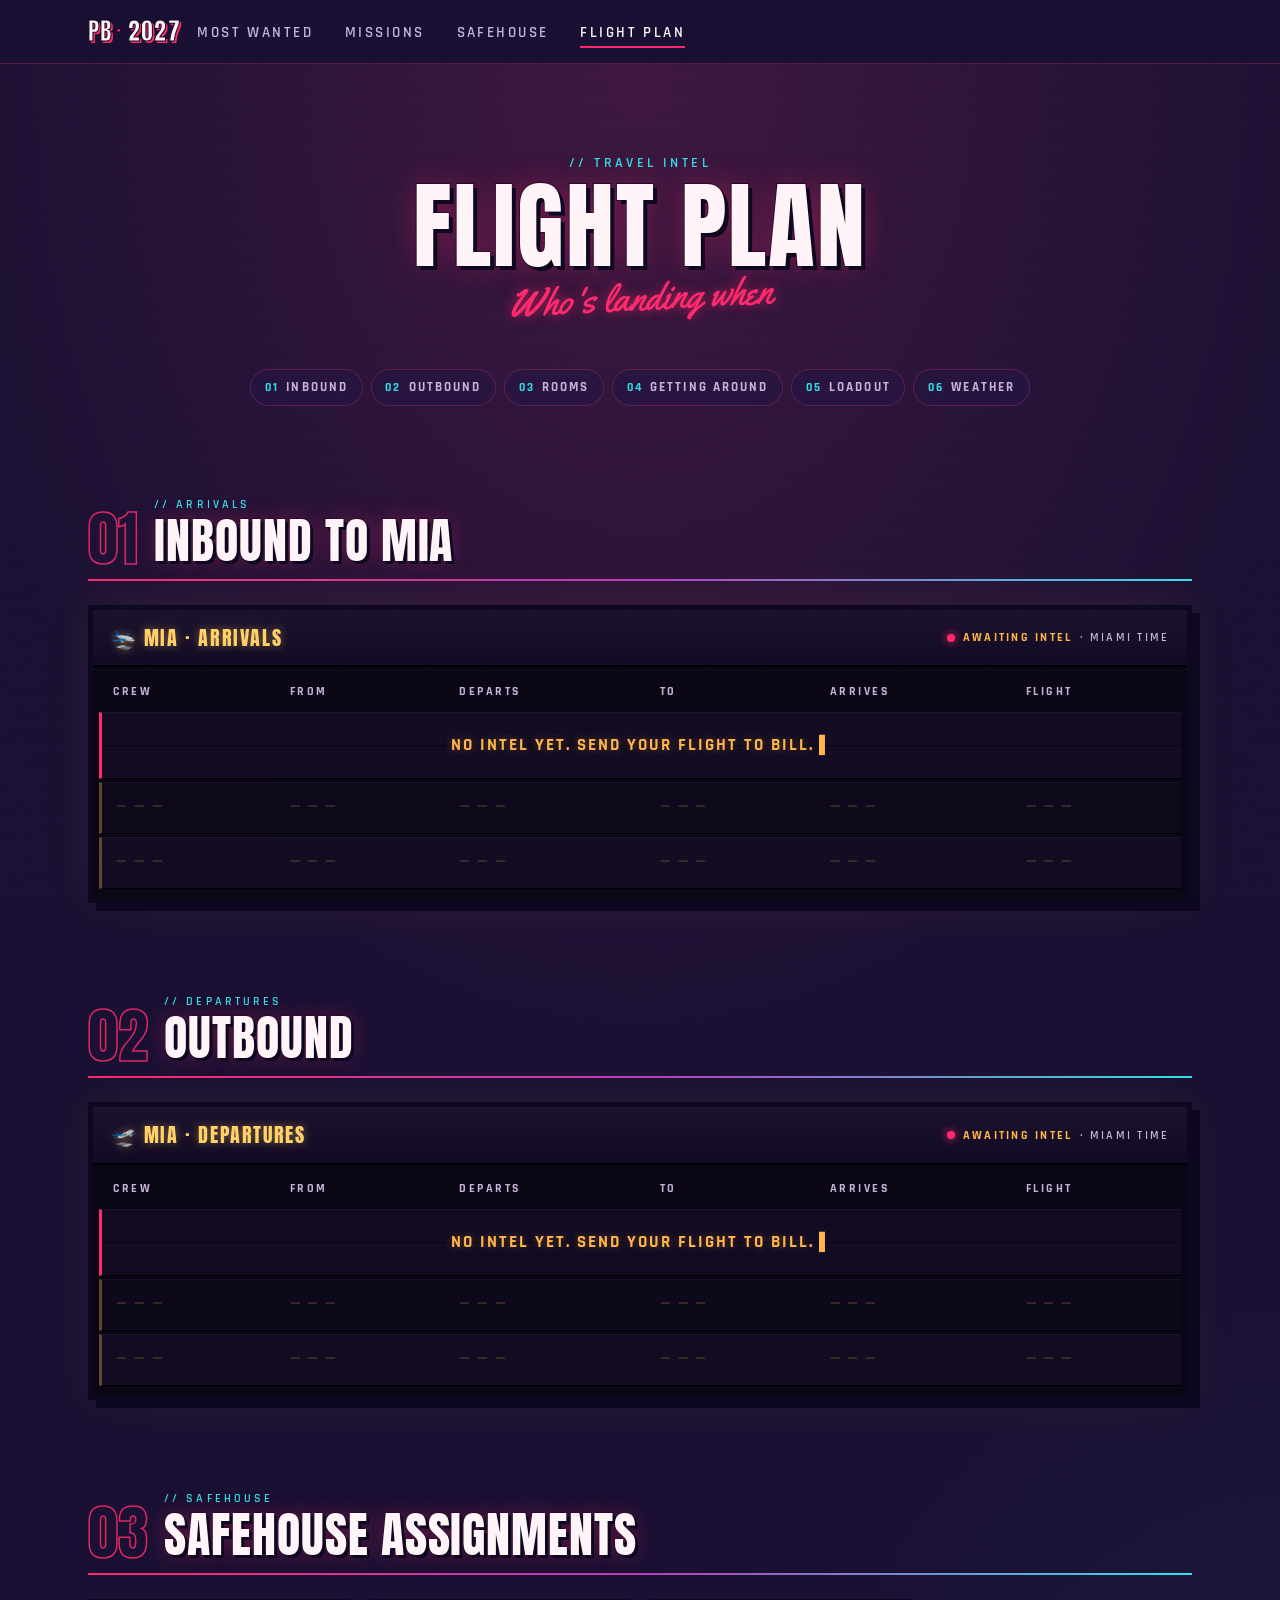
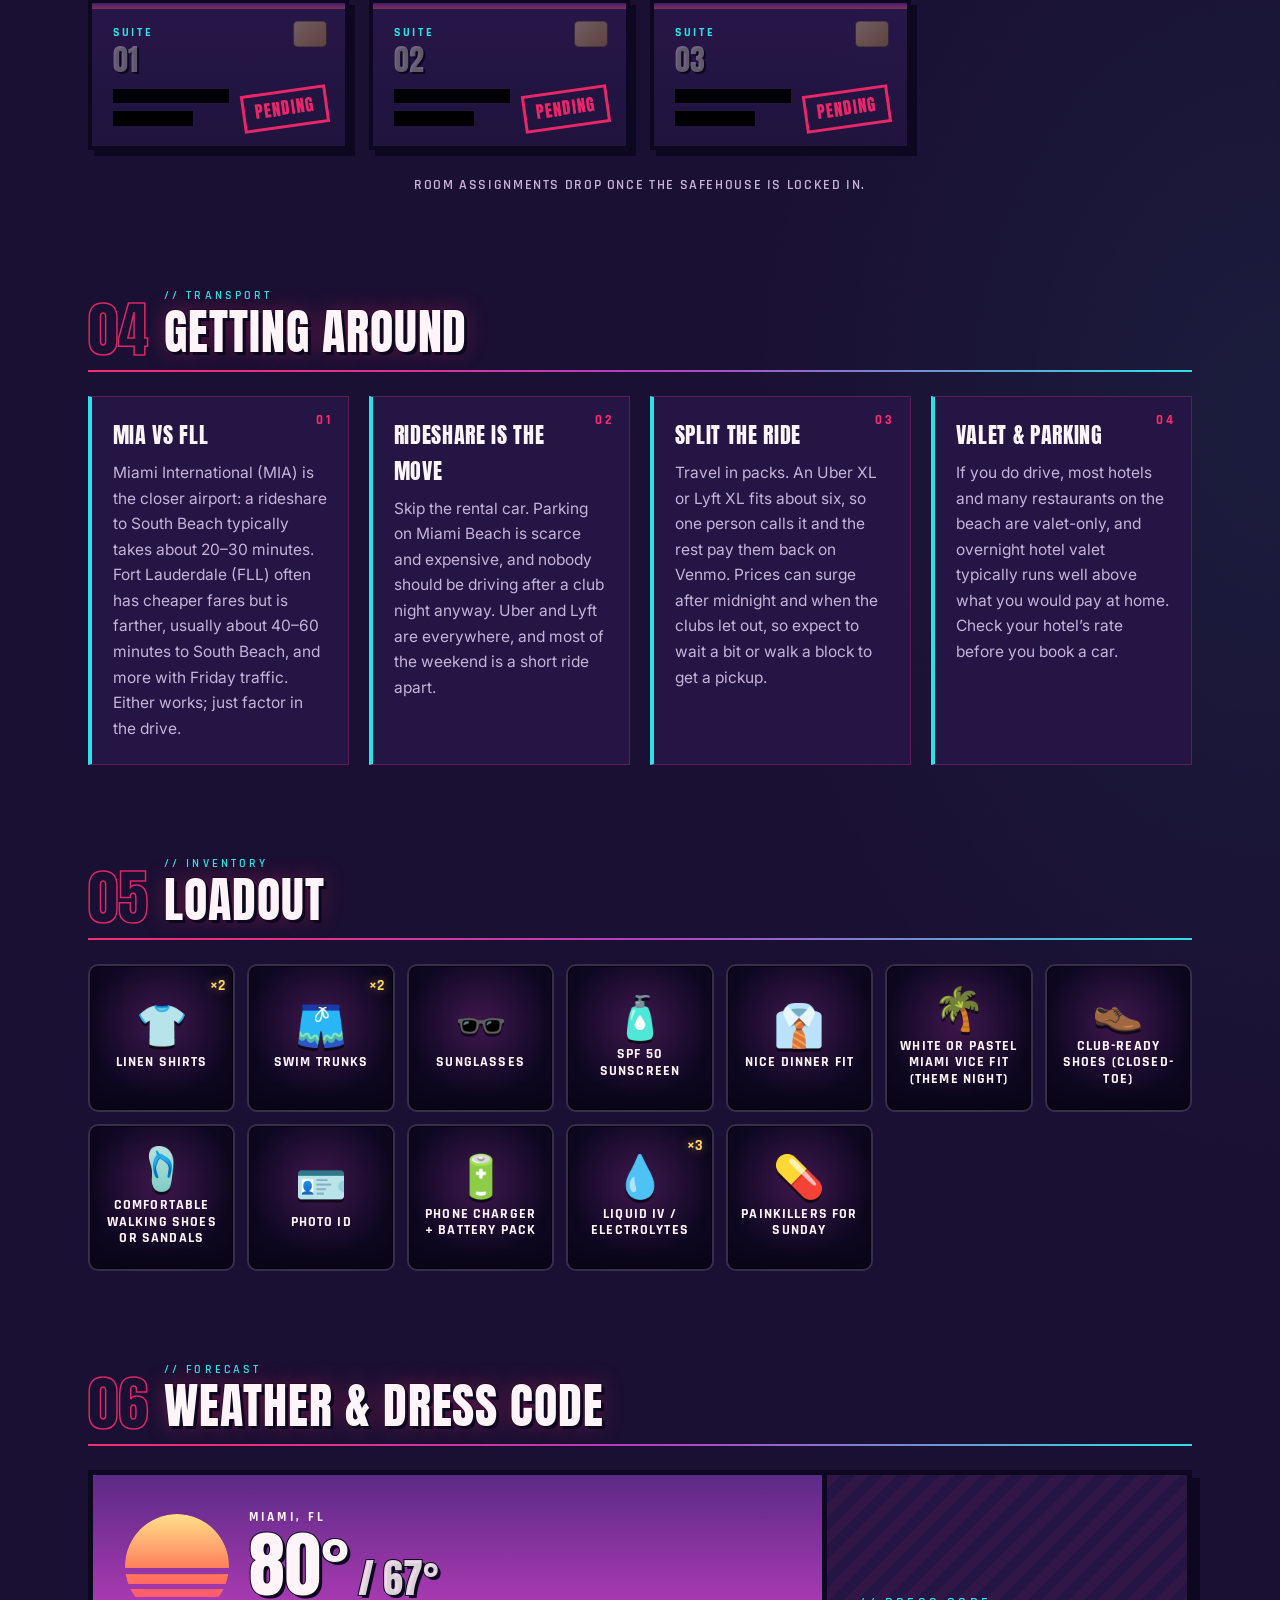
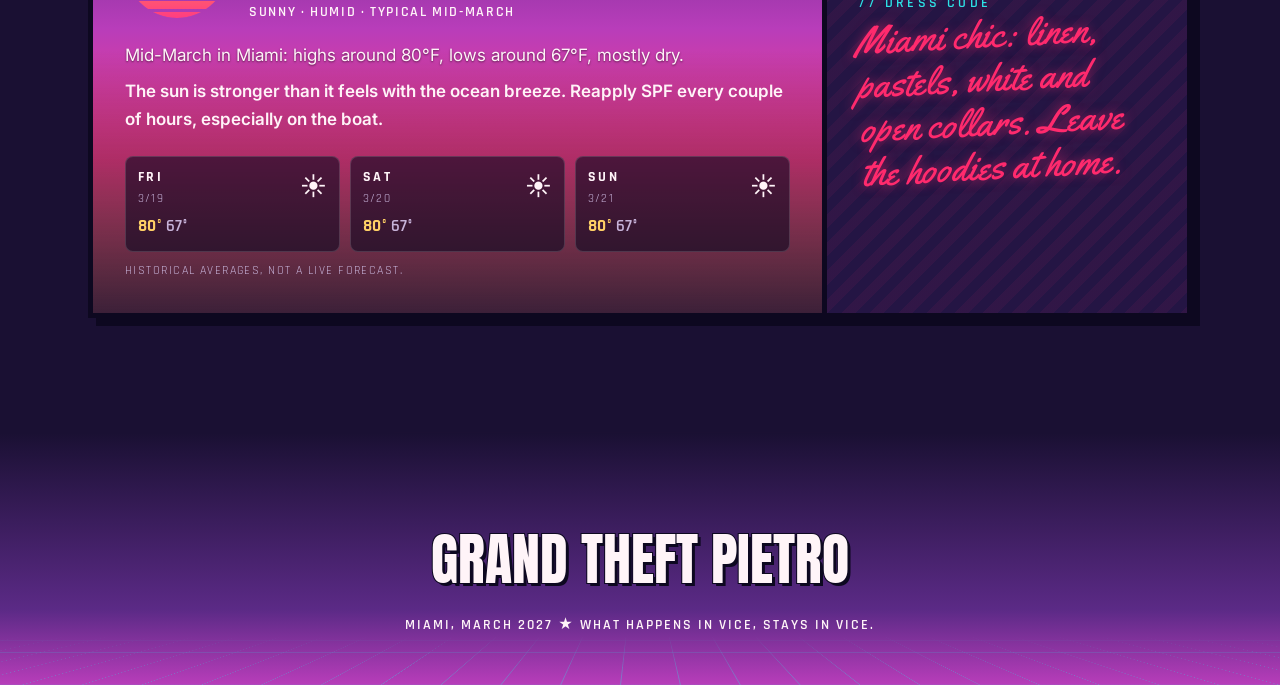
<file: logistics.html>
<!DOCTYPE html>
<html lang="en">
<head>
  <meta charset="UTF-8" />
  <meta name="viewport" content="width=device-width, initial-scale=1.0" />
  <title>Flight Plan — Pietro’s Bachelor Party</title>
  <meta name="description" content="Arrivals, departures, rooms and logistics for Pietro's bachelor party in Miami." />
  <meta name="theme-color" content="#1a1033" />
  <link rel="icon" href="images/favicon.svg" type="image/svg+xml" />
  <link rel="preconnect" href="https://fonts.googleapis.com" />
  <link rel="preconnect" href="https://fonts.gstatic.com" crossorigin />
  <link href="https://fonts.googleapis.com/css2?family=Anton&family=Inter:wght@400;600&family=Rajdhani:wght@500;600;700&family=Yellowtail&display=swap" rel="stylesheet" />
  <link rel="stylesheet" href="css/base.css" />
  <link rel="stylesheet" href="css/logistics.css" />
</head>
<body>

  <!-- NAV (copied from index.html) -->
  <nav class="nav" id="nav" aria-label="Main">
    <div class="nav__inner">
      <a class="nav__logo" href="index.html">PB<span class="nav__logo-dot">·</span>2027</a>
      <ul class="nav__links">
        <li><a class="nav__link" href="index.html#crew">Most Wanted</a></li>
        <li><a class="nav__link" href="index.html#missions">Missions</a></li>
        <li><a class="nav__link" href="index.html#safehouse">Safehouse</a></li>
        <li><a class="nav__link nav__link--active" href="logistics.html" aria-current="page">Flight Plan</a></li>
      </ul>
      <button class="nav__hamburger" id="navHamburger" aria-label="Menu" aria-expanded="false" aria-controls="navMobile">
        <span></span><span></span><span></span>
      </button>
    </div>
    <div class="nav__mobile" id="navMobile">
      <a class="nav__mobile-link" href="index.html#crew">Most Wanted</a>
      <a class="nav__mobile-link" href="index.html#missions">Missions</a>
      <a class="nav__mobile-link" href="index.html#safehouse">Safehouse</a>
      <a class="nav__mobile-link" href="logistics.html">Flight Plan</a>
    </div>
  </nav>

  <main class="section logistics" id="logistics">
    <div class="container">
      <header class="section-head">
        <p class="section-label">// Travel intel</p>
        <h1 class="section-title">Flight Plan</h1>
        <p class="section-script">Who's landing when</p>
      </header>
      <div class="logistics__mount" id="logisticsMount"></div>
    </div>
  </main>

  <footer class="footer" id="footer">
    <div class="footer__grid" aria-hidden="true"></div>
    <p class="footer__title">Grand Theft Pietro</p>
    <p class="footer__text" id="footerText">Miami, March 2027 &nbsp;★&nbsp; What happens in Vice, stays in Vice.</p>
  </footer>

  <script src="js/data.js" defer></script>
  <script src="js/core.js" defer></script>
  <script src="js/logistics.js" defer></script>
</body>
</html>
</file>
<file: css/base.css>
/* ============================================================
   BASE (WS0) — tokens, reset, type, utilities, nav, footer
   ============================================================ */
:root {
  --sunset-1: #ff7a59;
  --sunset-2: #ff3d81;
  --sunset-3: #b83dba;
  --sunset-4: #5b2a86;
  --night:    #1a1033;
  --night-2:  #241544;
  --night-3:  #2e1b57;
  --ink:      #0d0820;
  --neon-cyan:#2de2e6;
  --neon-pink:#ff2a6d;
  --palm:     #120a24;
  --text:     #fff4f8;
  --muted:    #c7b3d9;
  --gold:     #ffd166;
  --border:   rgba(255, 61, 129, 0.25);

  --grad-sunset: linear-gradient(180deg, var(--sunset-4) 0%, var(--sunset-3) 35%, var(--sunset-2) 65%, var(--sunset-1) 100%);
  --grad-neon:   linear-gradient(90deg, var(--neon-pink), var(--sunset-3), var(--neon-cyan));

  --font-display: 'Anton', 'Impact', sans-serif;
  --font-script:  'Yellowtail', cursive;
  --font-hud:     'Rajdhani', 'Inter', sans-serif;
  --font-body:    'Inter', system-ui, sans-serif;

  --nav-height: 64px;
  --container-max: 1200px;
  --container-pad: clamp(1rem, 5vw, 3rem);
  --section-pad: clamp(4.5rem, 9vw, 8rem);

  --panel-border: 5px;
  --panel-shadow: 8px 8px 0 var(--ink);

  --ease: cubic-bezier(0.4, 0, 0.2, 1);

  --z-nav: 100;
  --z-hud: 110;
  --z-intro: 1000;

  color-scheme: dark;
}

/* ---------- reset ---------- */
*, *::before, *::after { box-sizing: border-box; margin: 0; padding: 0; }
html { scroll-behavior: smooth; -webkit-text-size-adjust: 100%; }
body {
  background: var(--night);
  color: var(--text);
  font-family: var(--font-body);
  font-size: clamp(0.95rem, 1.4vw, 1.0625rem);
  line-height: 1.65;
  -webkit-font-smoothing: antialiased;
  overflow-x: hidden;
  min-height: 100vh;
}
img, svg { display: block; max-width: 100%; }
a { color: var(--neon-cyan); text-decoration-thickness: 1px; text-underline-offset: 3px; }
a:hover { color: var(--text); }
button { font: inherit; color: inherit; background: none; border: 0; cursor: pointer; }
:focus-visible { outline: 3px solid var(--neon-cyan); outline-offset: 3px; border-radius: 4px; }

/* film grain + scanlines over everything (very subtle) */
body::after {
  content: '';
  position: fixed;
  inset: 0;
  pointer-events: none;
  z-index: 999;
  opacity: 0.06;
  background:
    repeating-linear-gradient(0deg, rgba(0,0,0,0.6) 0 1px, transparent 1px 3px),
    url("data:image/svg+xml,%3Csvg xmlns='http://www.w3.org/2000/svg' width='140' height='140'%3E%3Cfilter id='n'%3E%3CfeTurbulence type='fractalNoise' baseFrequency='0.9' numOctaves='2' stitchTiles='stitch'/%3E%3C/filter%3E%3Crect width='100%25' height='100%25' filter='url(%23n)'/%3E%3C/svg%3E");
  mix-blend-mode: overlay;
}

.skip-link {
  position: absolute; left: -999px; top: 8px; z-index: 2000;
  background: var(--neon-pink); color: var(--ink); padding: 0.5rem 1rem; font-weight: 600;
}
.skip-link:focus { left: 8px; }

.visually-hidden {
  position: absolute !important; width: 1px; height: 1px; overflow: hidden;
  clip: rect(0 0 0 0); white-space: nowrap;
}

/* ---------- layout ---------- */
.container {
  max-width: var(--container-max);
  margin: 0 auto;
  padding: 0 var(--container-pad);
}
.section {
  position: relative;
  padding: var(--section-pad) 0;
  scroll-margin-top: var(--nav-height);
}
.section--alt {
  background:
    radial-gradient(ellipse at top, rgba(184, 61, 186, 0.18), transparent 60%),
    var(--night-2);
}
/* sunset stripe divider at top of sections */
.section + .section::before {
  content: '';
  position: absolute; left: 0; right: 0; top: 0; height: 4px;
  background: var(--grad-neon);
  opacity: 0.8;
}

/* ---------- section header pattern ---------- */
.section-head { text-align: center; margin-bottom: clamp(2.5rem, 6vw, 4rem); }
.section-label {
  font-family: var(--font-hud);
  font-weight: 600;
  font-size: 0.85rem;
  letter-spacing: 0.25em;
  text-transform: uppercase;
  color: var(--neon-cyan);
}
.section-title {
  font-family: var(--font-display);
  font-weight: 400;
  font-size: clamp(3rem, 10vw, 6rem);
  line-height: 0.95;
  text-transform: uppercase;
  letter-spacing: 0.02em;
  color: var(--text);
  -webkit-text-stroke: 2px var(--ink);
  paint-order: stroke fill;
  text-shadow: 4px 4px 0 var(--ink), 0 0 30px rgba(255, 42, 109, 0.35);
  margin: 0.35rem 0 0.25rem;
}
.section-script {
  font-family: var(--font-script);
  font-size: clamp(1.6rem, 4vw, 2.4rem);
  line-height: 1.2;
  color: var(--neon-pink);
  text-shadow: 0 0 12px rgba(255, 42, 109, 0.6);
  transform: rotate(-3deg);
  display: inline-block;
}

/* gradient-fill text utility */
.text-sunset {
  background: var(--grad-sunset);
  -webkit-background-clip: text;
  background-clip: text;
  color: transparent;
}

/* ---------- buttons ---------- */
.btn {
  display: inline-flex; align-items: center; justify-content: center; gap: 0.5rem;
  font-family: var(--font-hud);
  font-weight: 700;
  font-size: 1rem;
  letter-spacing: 0.18em;
  text-transform: uppercase;
  text-decoration: none;
  color: var(--text);
  padding: 0.85rem 1.8rem;
  border-radius: 999px;
  border: 2px solid var(--neon-pink);
  background: rgba(255, 42, 109, 0.12);
  box-shadow: 0 0 0 rgba(255, 42, 109, 0), inset 0 0 12px rgba(255, 42, 109, 0.25);
  transition: background 0.25s var(--ease), box-shadow 0.25s var(--ease), color 0.25s var(--ease);
}
.btn:hover {
  color: var(--ink);
  background: var(--neon-pink);
  box-shadow: 0 0 24px rgba(255, 42, 109, 0.7), 0 0 60px rgba(255, 42, 109, 0.35);
}
.btn--cyan { border-color: var(--neon-cyan); background: rgba(45, 226, 230, 0.1); }
.btn--cyan:hover { background: var(--neon-cyan); box-shadow: 0 0 24px rgba(45, 226, 230, 0.6); }

/* ---------- comic panel ---------- */
.panel {
  position: relative;
  border: var(--panel-border) solid var(--ink);
  box-shadow: var(--panel-shadow);
  background: var(--night-2);
  overflow: hidden;
  transform: rotate(var(--tilt, 0deg));
}
.panel--caption {
  /* comic caption box utility */
  display: inline-block;
  background: var(--gold);
  color: var(--ink);
  font-family: var(--font-display);
  text-transform: uppercase;
  padding: 0.2rem 0.6rem;
  border: 3px solid var(--ink);
}

/* ---------- stamp (CLASSIFIED / MISSION PASSED) ---------- */
.stamp {
  display: inline-block;
  font-family: var(--font-display);
  text-transform: uppercase;
  letter-spacing: 0.08em;
  color: var(--neon-pink);
  border: 3px solid currentColor;
  padding: 0.15rem 0.6rem;
  transform: rotate(-8deg);
  opacity: 0.9;
}

/* ============================================================
   NAV
   ============================================================ */
.nav {
  position: sticky;
  top: 0;
  z-index: var(--z-nav);
  height: var(--nav-height);
  background: rgba(26, 16, 51, 0.78);
  backdrop-filter: blur(12px);
  -webkit-backdrop-filter: blur(12px);
  border-bottom: 1px solid var(--border);
}
.nav__inner {
  max-width: var(--container-max);
  height: 100%;
  margin: 0 auto;
  padding: 0 var(--container-pad);
  display: flex; align-items: center; gap: 1rem;
}
.nav__logo {
  font-family: var(--font-display);
  font-size: 1.5rem;
  letter-spacing: 0.06em;
  color: var(--text);
  text-decoration: none;
  -webkit-text-stroke: 1px var(--ink);
  text-shadow: 2px 2px 0 var(--neon-pink);
}
.nav__logo-dot { color: var(--neon-pink); margin: 0 0.15em; text-shadow: none; }
.nav__wanted { display: flex; gap: 2px; margin-right: auto; }
.nav__links { display: flex; gap: clamp(1rem, 2.5vw, 2rem); list-style: none; }
.nav__link {
  font-family: var(--font-hud);
  font-weight: 600;
  font-size: 0.95rem;
  letter-spacing: 0.16em;
  text-transform: uppercase;
  color: var(--muted);
  text-decoration: none;
  padding: 0.25rem 0;
  border-bottom: 2px solid transparent;
  transition: color 0.2s var(--ease), border-color 0.2s var(--ease);
}
.nav__link:hover, .nav__link--active { color: var(--text); border-bottom-color: var(--neon-pink); }

.nav__hamburger {
  display: none;
  width: 44px; height: 44px;
  flex-direction: column; justify-content: center; align-items: center; gap: 5px;
}
.nav__hamburger span {
  display: block; width: 24px; height: 2px; background: var(--text);
  transition: transform 0.25s var(--ease), opacity 0.25s var(--ease);
}
.nav__hamburger.is-open span:nth-child(1) { transform: translateY(7px) rotate(45deg); }
.nav__hamburger.is-open span:nth-child(2) { opacity: 0; }
.nav__hamburger.is-open span:nth-child(3) { transform: translateY(-7px) rotate(-45deg); }

.nav__mobile {
  display: none;
  flex-direction: column;
  background: rgba(26, 16, 51, 0.97);
  border-bottom: 2px solid var(--neon-pink);
  padding: 0.5rem var(--container-pad) 1rem;
}
.nav__mobile.is-open { display: flex; }
.nav__mobile-link {
  font-family: var(--font-display);
  font-size: 1.6rem;
  text-transform: uppercase;
  color: var(--text);
  text-decoration: none;
  padding: 0.5rem 0;
  border-bottom: 1px solid var(--border);
}
.nav__mobile-link:last-child { border-bottom: 0; }

@media (max-width: 820px) {
  .nav__links { display: none; }
  .nav__hamburger { display: flex; margin-left: auto; }
  .nav__wanted { margin-right: 0; }
}

/* ============================================================
   FOOTER
   ============================================================ */
.footer {
  position: relative;
  overflow: hidden;
  text-align: center;
  padding: 5rem var(--container-pad) 3rem;
  background: linear-gradient(180deg, var(--night) 0%, var(--sunset-4) 70%, var(--sunset-3) 100%);
}
.footer__grid {
  position: absolute; left: -50%; right: -50%; bottom: 0; height: 60%;
  background:
    repeating-linear-gradient(90deg, rgba(45, 226, 230, 0.35) 0 1px, transparent 1px 60px),
    repeating-linear-gradient(0deg, rgba(45, 226, 230, 0.35) 0 1px, transparent 1px 40px);
  transform: perspective(300px) rotateX(60deg);
  transform-origin: bottom;
  mask-image: linear-gradient(to top, #000 10%, transparent 90%);
  -webkit-mask-image: linear-gradient(to top, #000 10%, transparent 90%);
  pointer-events: none;
}
.footer__title {
  position: relative;
  font-family: var(--font-display);
  font-size: clamp(2rem, 7vw, 3.5rem);
  text-transform: uppercase;
  -webkit-text-stroke: 2px var(--ink);
  paint-order: stroke fill;
  text-shadow: 3px 3px 0 var(--ink);
}
.footer__text {
  position: relative;
  font-family: var(--font-hud);
  font-weight: 600;
  letter-spacing: 0.14em;
  text-transform: uppercase;
  font-size: 0.9rem;
  color: var(--text);
  margin-top: 0.5rem;
}

/* ============================================================
   EMPTY / TBD states
   ============================================================ */
.empty-state {
  text-align: center;
  padding: 2rem 1rem;
  border: 2px dashed var(--border);
  color: var(--muted);
  font-family: var(--font-hud);
  letter-spacing: 0.08em;
  text-transform: uppercase;
}

/* ============================================================
   REDUCED MOTION
   ============================================================ */
@media (prefers-reduced-motion: reduce) {
  html { scroll-behavior: auto; }
  *, *::before, *::after {
    animation-duration: 0.001ms !important;
    animation-iteration-count: 1 !important;
    transition-duration: 0.001ms !important;
  }
  .panel { transform: none; }
}
</file>
<file: css/intro-hud.css>
/* ============================================================
   INTRO + HUD + WANTED (WS1)
   ============================================================ */

/* ---------------- loading screen ---------------- */
.intro {
  position: fixed;
  inset: 0;
  z-index: var(--z-intro);
  display: flex;
  flex-direction: column;
  align-items: center;
  justify-content: center;
  overflow: hidden;
  cursor: pointer;
  color: var(--text);
  background:
    linear-gradient(180deg, #160b2e 0%, var(--sunset-4) 24%, var(--sunset-3) 44%, var(--sunset-2) 58%, var(--sunset-1) 62%, #3a0f5a 62.2%, var(--night) 100%);
  animation: intro-in 0.35s var(--ease) both;
  outline: none;
}
.intro.is-leaving { animation: intro-out 0.45s var(--ease) forwards; pointer-events: none; }
@keyframes intro-in  { from { opacity: 0; } to { opacity: 1; } }
@keyframes intro-out { to { opacity: 0; transform: scale(1.04); } }

.intro__sun {
  position: absolute;
  left: 50%; top: 62%;
  width: min(70vw, 520px);
  aspect-ratio: 1;
  transform: translate(-50%, -50%);
  /* top half only, clipped at the horizon */
  clip-path: inset(0 0 50% 0);
  border-radius: 50%;
  background: linear-gradient(180deg, #fff1a8 0%, var(--gold) 22%, #ff9a5a 40%, var(--neon-pink) 52%);
  box-shadow: 0 0 120px rgba(255, 61, 129, 0.5);
  --stripes: linear-gradient(180deg,
    #000 0 16%, transparent 16% 17%,
    #000 17% 22%, transparent 22% 23.6%,
    #000 23.6% 28%, transparent 28% 30.2%,
    #000 30.2% 34%, transparent 34% 37%,
    #000 37% 40%, transparent 40% 43.6%,
    #000 43.6% 45.6%, transparent 45.6% 49.6%, #000 49.6%);
  mask-image: var(--stripes);
  -webkit-mask-image: var(--stripes);
}
.intro__floor {
  position: absolute;
  left: -50%; right: -50%;
  top: 62%; bottom: 0;
  background:
    linear-gradient(90deg, rgba(255, 42, 109, 0.7) 2px, transparent 2px) 50% 0 / 56px 56px,
    linear-gradient(0deg, rgba(255, 42, 109, 0.7) 2px, transparent 2px) 50% 0 / 56px 56px;
  transform: perspective(240px) rotateX(60deg);
  transform-origin: 50% 0;
  mask-image: linear-gradient(180deg, transparent, #000 25%);
  -webkit-mask-image: linear-gradient(180deg, transparent, #000 25%);
  animation: intro-grid 1.2s linear infinite;
}
@keyframes intro-grid { to { background-position: 50% 56px, 50% 56px; } }

.intro__mark {
  position: relative;
  display: flex;
  flex-direction: column;
  align-items: center;
  margin-top: -14vh;
  font-family: var(--font-display);
  text-transform: uppercase;
  line-height: 0.86;
  animation: intro-mark 0.7s cubic-bezier(0.2, 1.4, 0.4, 1) 0.1s both;
}
@keyframes intro-mark { from { opacity: 0; transform: scale(1.25); } to { opacity: 1; transform: none; } }
.intro__kicker {
  position: relative;
  z-index: 1;
  margin-bottom: 0.1em;
  font-size: clamp(1.4rem, 5vw, 3rem);
  letter-spacing: 0.18em;
  margin-right: -0.18em;
  -webkit-text-stroke: 0.16em var(--ink);
  paint-order: stroke fill;
  text-shadow: 0.07em 0.07em 0 var(--ink);
}
.intro__name {
  font-size: clamp(5rem, 24vw, 13rem);
  color: #fff;
  -webkit-text-stroke: 0.075em var(--ink);
  paint-order: stroke fill;
  text-shadow: 0.05em 0.05em 0 var(--ink), 0.09em 0.09em 0 var(--neon-pink);
}
.intro__script {
  font-family: var(--font-script);
  text-transform: none;
  font-size: clamp(2.2rem, 7vw, 4.2rem);
  line-height: 1;
  margin-top: -0.25em;
  color: #ffe1ec;
  transform: rotate(-6deg);
  text-shadow: 0 0 4px #fff, 0 0 14px var(--neon-pink), 0 0 34px var(--neon-pink), 3px 3px 0 var(--ink);
}

.intro__bottom {
  position: absolute;
  left: 0; right: 0;
  bottom: 0;
  padding: 1.25rem clamp(1rem, 5vw, 3rem) clamp(1.25rem, 4vh, 2.25rem);
  background: linear-gradient(180deg, transparent, rgba(13, 8, 32, 0.92) 40%);
  font-family: var(--font-hud);
  font-weight: 600;
  text-transform: uppercase;
}
.intro__tip {
  max-width: 46rem;
  min-height: 3.2em;
  font-size: clamp(0.9rem, 2.4vw, 1.1rem);
  letter-spacing: 0.06em;
  line-height: 1.35;
  color: var(--text);
  text-transform: none;
  margin-bottom: 0.8rem;
}
.intro__tip.is-in { animation: intro-tip 0.35s var(--ease); }
@keyframes intro-tip { from { opacity: 0; transform: translateY(6px); } to { opacity: 1; transform: none; } }
.intro__bar {
  height: 8px;
  background: rgba(255, 255, 255, 0.12);
  border: 2px solid var(--ink);
  box-shadow: 3px 3px 0 var(--ink);
  overflow: hidden;
}
.intro__bar-fill {
  display: block;
  height: 100%;
  width: 100%;
  transform-origin: left;
  background: linear-gradient(90deg, var(--neon-pink), var(--sunset-1), var(--gold));
  box-shadow: 0 0 12px var(--neon-pink);
  animation: intro-bar 2.5s cubic-bezier(0.3, 0.1, 0.3, 1) forwards;
}
@keyframes intro-bar { from { transform: scaleX(0); } to { transform: scaleX(1); } }
.intro__row {
  display: flex;
  justify-content: space-between;
  gap: 1rem;
  margin-top: 0.7rem;
  font-size: 0.8rem;
  letter-spacing: 0.24em;
  color: var(--muted);
}
.intro__loading { color: var(--gold); }
.intro__loading::after { content: '...'; display: inline-block; width: 1.6em; text-align: left; animation: intro-dots 1s steps(4) infinite; overflow: hidden; vertical-align: bottom; }
@keyframes intro-dots { from { width: 0; } to { width: 1.6em; } }
.intro__skip { animation: intro-pulse 1.4s ease-in-out infinite; text-align: right; }
@keyframes intro-pulse { 50% { opacity: 0.45; } }

/* ---------------- HUD countdown ---------------- */
.hud {
  position: fixed;
  top: calc(var(--nav-height) + 14px);
  right: clamp(12px, 2vw, 28px);
  z-index: var(--z-hud);
  display: flex;
  flex-direction: column;
  align-items: flex-end;
  padding: 0.45rem 0.85rem 0.35rem;
  background: linear-gradient(90deg, rgba(13, 8, 32, 0.35), rgba(13, 8, 32, 0.82));
  border-right: 4px solid var(--gold);
  font-family: var(--font-hud);
  pointer-events: none;
  text-transform: uppercase;
}
.hud__label {
  font-size: 0.72rem;
  font-weight: 700;
  letter-spacing: 0.28em;
  color: var(--text);
  text-shadow: 1px 1px 0 var(--ink);
}
.hud__value {
  font-size: 1.9rem;
  font-weight: 700;
  line-height: 1;
  letter-spacing: 0.04em;
  font-variant-numeric: tabular-nums;
  color: var(--gold);
  -webkit-text-stroke: 0.08em var(--ink);
  paint-order: stroke fill;
  text-shadow: 2px 2px 0 var(--ink);
}
.hud[data-state="active"] { border-right-color: var(--neon-pink); }
.hud[data-state="active"] .hud__value { color: var(--neon-pink); animation: hud-pulse 1.2s ease-in-out infinite; }
.hud[data-state="passed"] .hud__value { color: var(--gold); }
@keyframes hud-pulse { 50% { opacity: 0.6; } }

@media (min-width: 821px) {
  .hud { transition: opacity 0.3s var(--ease), transform 0.3s var(--ease); }
  .hud.is-away { opacity: 0; transform: translateY(-8px); }
}

@media (max-width: 820px) {
  .hud {
    position: sticky;
    top: var(--nav-height);
    right: auto;
    flex-direction: row;
    align-items: center;
    justify-content: space-between;
    gap: 0.75rem;
    padding: 0.3rem var(--container-pad);
    background: rgba(13, 8, 32, 0.9);
    border-right: 0;
    border-bottom: 2px solid var(--gold);
  }
  .hud__label { font-size: 0.68rem; letter-spacing: 0.22em; }
  .hud__value { font-size: 1.3rem; }
}

/* ---------------- wanted stars (inside nav #wanted) ---------------- */
.wanted { display: flex; align-items: center; gap: 3px; }
.wanted-star {
  width: 17px;
  height: 17px;
  fill: transparent;
  stroke: var(--muted);
  stroke-width: 1.6;
  stroke-linejoin: round;
  opacity: 0.55;
  transition: fill 0.2s var(--ease), stroke 0.2s var(--ease), opacity 0.2s var(--ease);
}
.wanted-star.is-on {
  fill: var(--gold);
  stroke: var(--ink);
  opacity: 1;
  filter: drop-shadow(0 0 4px rgba(255, 209, 102, 0.7));
}
.wanted-star.is-pop { animation: wanted-pop 0.45s cubic-bezier(0.2, 1.6, 0.4, 1); }
@keyframes wanted-pop { from { transform: scale(1.7); } to { transform: scale(1); } }
.wanted[data-level="5"] .wanted-star { animation: wanted-flash 0.9s steps(2, jump-none) infinite; }
@keyframes wanted-flash { 50% { fill: #fff; } }

@media (max-width: 380px) {
  .wanted-star { width: 14px; height: 14px; }
}

/* ---------------- reduced motion ---------------- */
@media (prefers-reduced-motion: reduce) {
  .intro { display: none; }
  .hud[data-state="active"] .hud__value,
  .wanted-star.is-pop,
  .wanted[data-level="5"] .wanted-star { animation: none; }
}

/* Title: PIETRO'S / BACHELOR PARTY / Vice City */
.intro__name { font-size: clamp(4rem, 19vw, 11rem); }
.intro__kicker--below { margin: 0.12em 0 0; }
.intro__kicker--below + .intro__script { margin-top: 0.2em; }
</file>
<file: css/hero.css>
/* ============================================================
   HERO (WS1) — key-art poster: sunset sky, striped sun, skyline,
   palms, synthwave grid floor, plane, title lockup.
   ============================================================ */
.hero {
  --horizon: 66%;
  --sun-size: min(72vw, 960px);
  position: relative;
  isolation: isolate;
  overflow: hidden;
  min-height: calc(100vh - var(--nav-height));
  min-height: calc(100svh - var(--nav-height));
  display: flex;
  flex-direction: column;
  align-items: center;
  justify-content: center;
  padding: clamp(4.5rem, 10vh, 7rem) 1rem clamp(6rem, 14vh, 9rem);
  text-align: center;
  background:
    radial-gradient(ellipse 70% 45% at 50% var(--horizon), rgba(255, 209, 102, 0.55), rgba(255, 122, 89, 0) 70%),
    linear-gradient(180deg,
      #160b2e 0%,
      var(--sunset-4) 22%,
      var(--sunset-3) 42%,
      var(--sunset-2) 56%,
      var(--sunset-1) var(--horizon),
      var(--sunset-1) 100%);
}

.hero__defs { position: absolute; width: 0; height: 0; overflow: hidden; }

.hero__scene {
  position: absolute;
  inset: 0;
  z-index: -1;
  pointer-events: none;
}

/* ---------- stars ---------- */
.hero__stars {
  position: absolute;
  inset: 0 0 50% 0;
  background-image:
    radial-gradient(1.5px 1.5px at 12% 18%, #fff 50%, transparent 51%),
    radial-gradient(1px 1px at 22% 8%, #fff 50%, transparent 51%),
    radial-gradient(1.5px 1.5px at 35% 26%, #fff 50%, transparent 51%),
    radial-gradient(1px 1px at 48% 12%, #fff 50%, transparent 51%),
    radial-gradient(2px 2px at 61% 22%, #fff 50%, transparent 51%),
    radial-gradient(1px 1px at 72% 6%, #fff 50%, transparent 51%),
    radial-gradient(1.5px 1.5px at 84% 16%, #fff 50%, transparent 51%),
    radial-gradient(1px 1px at 92% 30%, #fff 50%, transparent 51%),
    radial-gradient(1px 1px at 6% 34%, #fff 50%, transparent 51%),
    radial-gradient(1px 1px at 55% 36%, #fff 50%, transparent 51%);
  opacity: 0.8;
  mask-image: linear-gradient(#000 30%, transparent);
  -webkit-mask-image: linear-gradient(#000 30%, transparent);
  animation: hero-twinkle 4s ease-in-out infinite alternate;
}
@keyframes hero-twinkle { from { opacity: 0.45; } to { opacity: 0.9; } }

/* ---------- striped sun ---------- */
.hero__sun {
  position: absolute;
  left: 50%;
  top: var(--horizon);
  width: var(--sun-size);
  aspect-ratio: 1;
  transform: translate(-50%, -50%);
  border-radius: 50%;
  background: linear-gradient(180deg, #fff1a8 0%, var(--gold) 22%, #ff9a5a 40%, var(--neon-pink) 52%);
  box-shadow: 0 0 80px rgba(255, 209, 102, 0.45), 0 0 180px rgba(255, 61, 129, 0.45);
  /* bands get thicker toward the horizon (the circle's midpoint) */
  --sun-stripes: linear-gradient(180deg,
    #000 0 16%, transparent 16% 17%,
    #000 17% 22%, transparent 22% 23.6%,
    #000 23.6% 28%, transparent 28% 30.2%,
    #000 30.2% 34%, transparent 34% 37%,
    #000 37% 40%, transparent 40% 43.6%,
    #000 43.6% 45.6%, transparent 45.6% 49.6%,
    #000 49.6% 100%);
  mask-image: var(--sun-stripes);
  -webkit-mask-image: var(--sun-stripes);
}

/* ---------- plane ---------- */
.hero__plane {
  position: absolute;
  top: 13%;
  left: 0;
  width: clamp(26px, 3vw, 40px);
  color: var(--palm);
  opacity: 0.85;
  transform: translateX(110vw);
  animation: hero-plane 46s linear infinite;
  animation-delay: -12s;
}
.hero__plane svg { width: 100%; height: auto; fill: currentColor; }
.hero__plane-light {
  position: absolute;
  left: 46%; top: 58%;
  width: 4px; height: 4px;
  border-radius: 50%;
  background: #ff4d4d;
  box-shadow: 0 0 6px 2px rgba(255, 77, 77, 0.8);
  animation: hero-blink 1.2s steps(2, jump-none) infinite;
}
@keyframes hero-plane {
  from { transform: translateX(110vw) translateY(0); }
  to   { transform: translateX(-15vw) translateY(-4vh); }
}
@keyframes hero-blink { 0% { opacity: 1; } 100% { opacity: 0; } }

/* ---------- skyline ---------- */
.hero__skyline {
  position: absolute;
  left: 0; right: 0;
  bottom: calc(100% - var(--horizon));
  width: 100%;
  height: clamp(80px, 14vh, 150px);
  opacity: 0.92;
}
.hero__skyline-shape { fill: #2a1145; }
.hero__skyline-windows { fill: var(--gold); opacity: 0.75; }

/* ---------- synthwave floor ---------- */
.hero__floor {
  position: absolute;
  left: 0; right: 0; bottom: 0;
  top: var(--horizon);
  overflow: hidden;
  perspective: 260px;
  perspective-origin: 50% 0%;
  background: linear-gradient(180deg, #3a0f5a 0%, #1f0a3a 45%, var(--night) 100%);
  border-top: 2px solid #ffb3c9;
  box-shadow: 0 -2px 24px rgba(255, 42, 109, 0.9);
}
.hero__grid {
  position: absolute;
  left: -100%; right: -100%;
  top: 0;
  height: 300%;
  transform-origin: 50% 0;
  transform: rotateX(72deg);
  background-image:
    linear-gradient(90deg, rgba(255, 42, 109, 0.85) 2px, transparent 2px),
    linear-gradient(0deg, rgba(255, 42, 109, 0.85) 2px, transparent 2px);
  background-size: 64px 64px;
  background-position: 50% 0;
  animation: hero-grid 1.6s linear infinite;
  mask-image: linear-gradient(180deg, transparent 0%, #000 12%);
  -webkit-mask-image: linear-gradient(180deg, transparent 0%, #000 12%);
}
@keyframes hero-grid {
  from { background-position: 50% 0; }
  to   { background-position: 50% 64px; }
}

/* ---------- palms ---------- */
.hero__palm {
  position: absolute;
  bottom: -2%;
  height: 96%;
  width: auto;
  aspect-ratio: 1 / 2;
  fill: var(--palm);
  overflow: visible;
}
.hero__palm--left  { left: max(-9%, -120px); }
.hero__palm--right { right: max(-9%, -120px); transform: scaleX(-1); }
.hero__palm--back-left,
.hero__palm--back-right {
  height: 62%;
  bottom: calc(100% - var(--horizon) - 4%);
  fill: #2a1145;
}
.hero__palm--back-left  { left: 13%; transform: scaleX(-1); }
.hero__palm--back-right { right: 12%; }

/* ---------- title lockup ---------- */
.hero__content {
  position: relative;
  display: flex;
  flex-direction: column;
  align-items: center;
  max-width: 100%;
  margin-top: -4vh;
}
.hero__title {
  display: flex;
  flex-direction: column;
  align-items: center;
  font-family: var(--font-display);
  font-weight: 400;
  text-transform: uppercase;
  line-height: 0.86;
  margin: 0;
}
.hero__kicker {
  position: relative;
  z-index: 1;
  margin-bottom: 0.1em;
  font-size: clamp(1.6rem, 5.4vw, 3.6rem);
  letter-spacing: 0.16em;
  margin-right: -0.16em; /* optically recentre tracked text */
  color: var(--text);
  -webkit-text-stroke: 0.16em var(--ink);
  paint-order: stroke fill;
  text-shadow: 0.07em 0.07em 0 var(--ink);
}
.hero__name {
  position: relative;
  font-size: clamp(5.4rem, 27vw, 15.5rem);
  letter-spacing: 0.01em;
  color: #fff;
  -webkit-text-stroke: 0.075em var(--ink);
  paint-order: stroke fill;
  text-shadow:
    0.055em 0.055em 0 var(--ink),
    0 0 0.4em rgba(255, 42, 109, 0.35);
}
/* sunset-filled extrusion layer behind the white face */
.hero__name::before {
  content: attr(data-text);
  position: absolute;
  inset: 0;
  z-index: -1;
  transform: translate(0.035em, 0.035em);
  background: linear-gradient(180deg, var(--gold) 0%, var(--sunset-1) 40%, var(--neon-pink) 75%, var(--sunset-3) 100%);
  -webkit-background-clip: text;
  background-clip: text;
  color: transparent;
  -webkit-text-stroke: 0.075em var(--ink);
  paint-order: stroke fill;
  text-shadow: none;
}
.hero__script {
  font-family: var(--font-script);
  font-size: clamp(2.6rem, 8vw, 5.4rem);
  line-height: 1;
  color: #ffe1ec;
  transform: rotate(-6deg);
  margin-top: -0.3em;
  padding: 0 0.3em;
  text-shadow:
    0 0 4px #fff,
    0 0 12px var(--neon-pink),
    0 0 28px var(--neon-pink),
    0 0 52px var(--neon-pink),
    3px 3px 0 var(--ink);
}
.hero__meta {
  margin-top: clamp(1rem, 3vh, 1.75rem);
  font-family: var(--font-hud);
  font-weight: 700;
  font-size: clamp(0.85rem, 2.2vw, 1.15rem);
  letter-spacing: 0.22em;
  text-transform: uppercase;
  color: var(--text);
  background: rgba(13, 8, 32, 0.78);
  border: 2px solid var(--ink);
  border-left: 4px solid var(--neon-cyan);
  box-shadow: 4px 4px 0 var(--ink);
  padding: 0.45em 1.1em 0.4em;
}
.hero__meta-dot { color: var(--neon-pink); margin: 0 0.35em; }

/* ---------- scroll cue ---------- */
.hero__cue {
  position: absolute;
  left: 50%;
  bottom: clamp(1.25rem, 4vh, 2.5rem);
  transform: translateX(-50%);
  display: flex;
  flex-direction: column;
  align-items: center;
  gap: 0.15rem;
  font-family: var(--font-hud);
  font-weight: 700;
  font-size: 0.8rem;
  letter-spacing: 0.3em;
  text-transform: uppercase;
  text-decoration: none;
  color: var(--neon-cyan);
  text-shadow: 0 0 10px rgba(45, 226, 230, 0.7);
  padding: 0.5rem 0.75rem;
}
.hero__cue span { margin-right: -0.3em; }
.hero__cue svg {
  width: 26px; height: 26px;
  filter: drop-shadow(0 0 6px rgba(45, 226, 230, 0.8));
  animation: hero-bob 1.6s ease-in-out infinite;
}
.hero__cue:hover { color: var(--text); }
@keyframes hero-bob { 0%, 100% { transform: translateY(0); } 50% { transform: translateY(6px); } }

/* ---------- responsive ---------- */
@media (max-width: 820px) {
  .hero { --horizon: 68%; --sun-size: min(104vw, 480px); }
  .hero__palm { height: 64%; }
  .hero__palm--left  { left: -30vw; }
  .hero__palm--right { right: -30vw; }
  .hero__palm--back-left,
  .hero__palm--back-right { height: 40%; }
  .hero__palm--back-left  { left: 4%; }
  .hero__palm--back-right { right: 2%; }
  .hero__content { margin-top: -8vh; }
}
@media (max-width: 600px) {
  .hero__palm--back-left, .hero__palm--back-right { display: none; }
}

@media (max-height: 560px) and (orientation: landscape) {
  .hero__name { font-size: clamp(4rem, 30vh, 9rem); }
  .hero__palm--back-left, .hero__palm--back-right { display: none; }
}

/* ---------- reduced motion: static poster ---------- */
@media (prefers-reduced-motion: reduce) {
  .hero__grid, .hero__stars, .hero__cue svg, .hero__plane-light { animation: none; }
  .hero__plane { animation: none; transform: translateX(72vw); }
}

/* Title: PIETRO'S / BACHELOR PARTY / Vice City */
.hero__name { font-size: clamp(4.4rem, 21vw, 13rem); }
.hero__kicker--below { margin: 0.12em 0 0; }
.hero__script { margin-top: 0.05em; }
@media (max-height: 560px) and (orientation: landscape) {
  .hero__name { font-size: clamp(3.6rem, 24vh, 7.5rem); }
}
</file>
<file: css/crew.css>
/* ============================================================
   CREW (WS2) — "Most Wanted" comic-panel collage + flip cards
   ============================================================ */

.crew-grid {
  --gap: clamp(14px, 2.2vw, 28px);
  --crew-border: var(--panel-border, 5px);
  display: grid;
  grid-template-columns: repeat(2, minmax(0, 1fr));
  grid-auto-flow: dense;
  gap: var(--gap);
  padding: 0 8px 8px 0; /* room for the hard offset shadow */
}
@media (min-width: 640px) {
  .crew-grid { grid-template-columns: repeat(3, minmax(0, 1fr)); }
}
@media (min-width: 1000px) {
  .crew-grid { grid-template-columns: repeat(4, minmax(0, 1fr)); }
}

/* ---------- card shell ---------- */
.crew-card {
  position: relative;
  aspect-ratio: 4 / 5;
  perspective: 1200px;
  cursor: pointer;
  outline: none;
  rotate: 0deg; /* tilt applied ≥640px only */
  transition: rotate 0.35s var(--ease), translate 0.35s var(--ease), opacity 0.6s var(--ease);
  -webkit-tap-highlight-color: transparent;
}
.crew-card--groom {
  grid-column: 1 / -1;
}
@media (min-width: 640px) {
  .crew-card { rotate: var(--tilt, 0deg); }
  .crew-card--groom {
    grid-column: span 2;
    grid-row: span 2;
    aspect-ratio: auto;
    min-height: 420px;
  }
  .crew-card:hover,
  .crew-card:focus-visible { rotate: 0deg; translate: 0 -4px; z-index: 2; }
}
.crew-card:focus-visible .crew-card__face {
  outline: 3px solid var(--neon-cyan);
  outline-offset: 4px;
}
.crew-card.is-flipped { z-index: 3; }

.crew-card__inner {
  position: relative;
  width: 100%;
  height: 100%;
  transform-style: preserve-3d;
  transition: transform 0.65s cubic-bezier(0.4, 0, 0.2, 1);
}
.crew-card.is-flipped .crew-card__inner { transform: rotateY(180deg); }

.crew-card__face {
  position: absolute;
  inset: 0;
  overflow: hidden;
  border: var(--crew-border) solid var(--ink);
  box-shadow: var(--panel-shadow, 8px 8px 0 var(--ink));
  background: var(--night-2);
  -webkit-backface-visibility: hidden;
  backface-visibility: hidden;
}
@media (max-width: 639px) {
  .crew-grid { --crew-border: 4px; }
  .crew-card__face { box-shadow: 5px 5px 0 var(--ink); }
}

/* ---------- front ---------- */
.crew-card__img {
  width: 100%;
  height: 100%;
  object-fit: cover;
  object-position: center 22%;
  transition: transform 0.5s var(--ease), filter 0.35s var(--ease);
}
.crew-card:hover .crew-card__img { transform: scale(1.04); }
.crew-card__img.is-placeholder { object-position: center; }

/* inner glow + bottom vignette so the caption always reads */
.crew-card__front::after {
  content: '';
  position: absolute;
  inset: 0;
  pointer-events: none;
  background: linear-gradient(to top, rgba(13, 8, 32, 0.6) 0%, rgba(13, 8, 32, 0) 32%);
  box-shadow: inset 0 0 0 2px rgba(255, 244, 248, 0.08);
}

/* optional 16:9 groom art, desktop only */
@media (min-width: 1000px) {
  .crew-card--groom.has-wide .crew-card__front {
    background: var(--wide) center 30% / cover no-repeat, var(--night-2);
  }
  .crew-card--groom.has-wide .crew-card__img { opacity: 0; }
}

.crew-card__caption {
  position: absolute;
  left: 10px;
  bottom: 10px;
  z-index: 2;
  max-width: calc(100% - 20px);
  font-family: var(--font-display);
  font-size: clamp(0.95rem, 1.7vw, 1.35rem);
  line-height: 1.05;
  letter-spacing: 0.03em;
  text-transform: uppercase;
  color: var(--ink);
  background: var(--gold);
  border: 3px solid var(--ink);
  box-shadow: 3px 3px 0 var(--ink);
  padding: 0.3em 0.55em 0.25em;
  overflow-wrap: anywhere;
}
.crew-card--groom .crew-card__caption {
  left: 16px;
  bottom: 16px;
  font-size: clamp(1.5rem, 3.6vw, 2.6rem);
  padding: 0.2em 0.5em 0.15em;
  box-shadow: 5px 5px 0 var(--ink);
}

.crew-card__badge {
  position: absolute;
  top: 14px;
  left: 14px;
  z-index: 2;
  font-family: var(--font-display);
  font-size: clamp(0.95rem, 1.6vw, 1.25rem);
  letter-spacing: 0.1em;
  text-transform: uppercase;
  color: var(--text);
  background: var(--neon-pink);
  border: 3px solid var(--ink);
  box-shadow: 3px 3px 0 var(--ink);
  padding: 0.15em 0.6em 0.1em;
  rotate: -4deg;
}
.crew-card:not(.crew-card--groom) .crew-card__badge {
  top: 8px; left: 8px;
  font-size: 0.75rem;
  border-width: 2px;
  box-shadow: 2px 2px 0 var(--ink);
}

.crew-card__hint {
  position: absolute;
  top: 8px;
  right: 8px;
  z-index: 2;
  font-family: var(--font-hud);
  font-weight: 700;
  font-size: 0.66rem;
  letter-spacing: 0.16em;
  text-transform: uppercase;
  color: var(--text);
  background: rgba(13, 8, 32, 0.72);
  border: 1px solid rgba(45, 226, 230, 0.6);
  padding: 0.15em 0.55em;
  border-radius: 2px;
  opacity: 0.85;
  transition: opacity 0.25s var(--ease), background 0.25s var(--ease);
}
.crew-card:hover .crew-card__hint,
.crew-card:focus-visible .crew-card__hint { opacity: 1; background: var(--neon-cyan); color: var(--ink); }
.crew-card--groom .crew-card__hint { top: 14px; right: 14px; font-size: 0.75rem; }
@media (max-width: 639px) {
  .crew-card:not(.crew-card--groom) .crew-card__hint { font-size: 0.58rem; top: 6px; right: 6px; letter-spacing: 0.12em; }
  .crew-card:not(.crew-card--groom) .crew-card__caption { left: 6px; bottom: 6px; max-width: calc(100% - 12px); font-size: 0.85rem; border-width: 2px; }
}

/* ---------- back ---------- */
.crew-card__back {
  transform: rotateY(180deg);
  background:
    radial-gradient(circle at 50% 0%, rgba(255, 42, 109, 0.22), transparent 60%),
    repeating-linear-gradient(0deg, rgba(255, 255, 255, 0.025) 0 1px, transparent 1px 4px),
    var(--ink);
  display: flex;
}
.crew-card__back::before {
  /* neon frame inside the ink border */
  content: '';
  position: absolute;
  inset: 6px;
  border: 1px solid rgba(45, 226, 230, 0.35);
  pointer-events: none;
}
.crew-card__back-scroll {
  position: relative;
  flex: 1;
  overflow-y: auto;
  overscroll-behavior: contain;
  -webkit-overflow-scrolling: touch;
  padding: clamp(0.9rem, 2vw, 1.4rem) clamp(0.75rem, 1.8vw, 1.25rem);
  display: flex;
  flex-direction: column;
  align-items: center;
  text-align: center;
  scrollbar-width: thin;
  scrollbar-color: var(--neon-pink) transparent;
}
.crew-card__back-scroll > :first-child { margin-top: auto; }
.crew-card__back-scroll > :last-child { margin-bottom: auto; }

.crew-card__file {
  font-family: var(--font-hud);
  font-weight: 600;
  font-size: 0.68rem;
  letter-spacing: 0.2em;
  text-transform: uppercase;
  color: var(--neon-cyan);
  margin-bottom: 0.35rem;
}
.crew-card__epithet {
  font-family: var(--font-script);
  font-size: clamp(1.2rem, 2.1vw, 1.6rem);
  line-height: 1.15;
  color: var(--neon-pink);
  text-shadow: 0 0 10px rgba(255, 42, 109, 0.7), 0 0 22px rgba(255, 42, 109, 0.35);
  rotate: -3deg;
  margin-bottom: 0.4rem;
}
.crew-card__name {
  font-family: var(--font-display);
  font-size: clamp(1.05rem, 1.9vw, 1.5rem);
  line-height: 1.05;
  letter-spacing: 0.03em;
  text-transform: uppercase;
  color: var(--text);
}
.crew-card__wanted-label {
  font-family: var(--font-hud);
  font-weight: 700;
  font-size: 0.62rem;
  letter-spacing: 0.22em;
  text-transform: uppercase;
  color: var(--muted);
  margin-top: 0.6rem;
}
.crew-card__stars {
  display: flex;
  gap: 3px;
  margin: 0.2rem 0 0.7rem;
}
.crew-star {
  width: 18px;
  height: 18px;
  fill: none;
  stroke: var(--gold);
  stroke-width: 1.6;
  stroke-linejoin: round;
  opacity: 0.55;
}
.crew-star.is-filled {
  fill: var(--gold);
  stroke: var(--ink);
  stroke-width: 1.2;
  opacity: 1;
  filter: drop-shadow(0 0 4px rgba(255, 209, 102, 0.6));
}
.crew-card__bio {
  font-size: 0.88rem;
  line-height: 1.5;
  color: var(--text);
  max-width: 38ch;
}

/* groom back gets more room */
.crew-card--groom .crew-card__epithet { font-size: clamp(1.8rem, 3.6vw, 2.8rem); }
.crew-card--groom .crew-card__name { font-size: clamp(1.6rem, 3vw, 2.4rem); }
.crew-card--groom .crew-star { width: 28px; height: 28px; }
.crew-card--groom .crew-card__bio { font-size: 1rem; }
.crew-card--groom .crew-card__file { font-size: 0.8rem; }

@media (max-width: 639px) {
  .crew-card:not(.crew-card--groom) .crew-card__back-scroll { padding: 0.7rem 0.5rem; }
  .crew-card:not(.crew-card--groom) .crew-card__file { font-size: 0.58rem; letter-spacing: 0.12em; }
  .crew-card:not(.crew-card--groom) .crew-card__epithet { font-size: 1.1rem; }
  .crew-card:not(.crew-card--groom) .crew-card__name { font-size: 0.95rem; }
  .crew-card:not(.crew-card--groom) .crew-star { width: 14px; height: 14px; }
  .crew-card:not(.crew-card--groom) .crew-card__bio { font-size: 0.78rem; line-height: 1.4; }
}

/* ---------- filler panels (complete the last row) ---------- */
.crew-filler {
  display: none;
  position: relative;
  min-height: 100%; /* stretches to its row; spans the empty cells */
  border: var(--crew-border) solid var(--ink);
  box-shadow: var(--panel-shadow, 8px 8px 0 var(--ink));
  background:
    radial-gradient(circle, rgba(13, 8, 32, 0.28) 1.5px, transparent 1.8px) 0 0 / 12px 12px,
    var(--grad-sunset);
  overflow: hidden;
  flex-direction: column;
  align-items: center;
  justify-content: center;
  text-align: center;
  padding: 1rem;
  transition: opacity 0.6s var(--ease), translate 0.6s var(--ease);
}
.crew-filler::after {
  /* striped sun peeking up from the bottom */
  content: '';
  position: absolute;
  left: 50%;
  bottom: -26%;
  height: 56%;
  width: auto;
  max-width: 80%;
  aspect-ratio: 1;
  translate: -50% 0;
  border-radius: 50%;
  background: linear-gradient(180deg, var(--gold), var(--sunset-2));
  -webkit-mask-image: repeating-linear-gradient(180deg, #000 0 14px, transparent 14px 20px);
  mask-image: repeating-linear-gradient(180deg, #000 0 14px, transparent 14px 20px);
  opacity: 0.85;
}
.crew-filler__a,
.crew-filler__b { position: relative; z-index: 1; }
.crew-filler__a {
  font-family: var(--font-display);
  font-size: clamp(1.4rem, 2.8vw, 2.2rem);
  line-height: 1;
  text-transform: uppercase;
  color: var(--text);
  -webkit-text-stroke: 1.5px var(--ink);
  paint-order: stroke fill;
  text-shadow: 3px 3px 0 var(--ink);
}
.crew-filler__b {
  font-family: var(--font-script);
  font-size: clamp(1.3rem, 2.4vw, 1.9rem);
  color: var(--text);
  text-shadow: 0 0 10px var(--neon-pink), 2px 2px 0 var(--ink);
  rotate: -4deg;
  margin-top: 0.2rem;
}
@media (max-width: 639px) {
  .crew-filler--c2 { display: flex; grid-column: span var(--span-c2, 1); }
  .crew-filler { box-shadow: 5px 5px 0 var(--ink); }
}
@media (min-width: 640px) and (max-width: 999px) {
  .crew-filler--c3 { display: flex; grid-column: span var(--span-c3, 1); rotate: var(--tilt, 0deg); }
}
@media (min-width: 1000px) {
  .crew-filler--c4 { display: flex; grid-column: span var(--span-c4, 1); rotate: var(--tilt, 0deg); }
}

/* ---------- scroll reveal (only once JS opts in) ---------- */
.crew-grid.is-animated .crew-card,
.crew-grid.is-animated .crew-filler {
  opacity: 0;
  translate: 0 40px;
}
.crew-grid.is-animated .crew-card.is-visible,
.crew-grid.is-animated .crew-filler.is-visible {
  opacity: 1;
  translate: 0 0;
}
@media (min-width: 640px) {
  .crew-grid.is-animated .crew-card.is-visible:hover,
  .crew-grid.is-animated .crew-card.is-visible:focus-visible { translate: 0 -4px; }
}

/* ---------- reduced motion ---------- */
@media (prefers-reduced-motion: reduce) {
  .crew-card,
  .crew-filler,
  .crew-card:hover,
  .crew-card:focus-visible { rotate: 0deg !important; translate: none !important; }
  .crew-card__inner { transition: none; }
  .crew-card:hover .crew-card__img { transform: none; }
  .crew-grid.is-animated .crew-card,
  .crew-grid.is-animated .crew-filler { opacity: 1; }
}

@media print {
  .crew-grid.is-animated .crew-card,
  .crew-grid.is-animated .crew-filler { opacity: 1; translate: none; }
}
</file>
<file: css/missions.css>
/* ============================================================
   MISSIONS + SAFEHOUSE (WS3)
   ============================================================ */

/* ---------- shared icon ---------- */
.mi-icon { display: inline-flex; width: 1.1em; height: 1.1em; flex: none; }
.mi-icon svg { width: 100%; height: 100%; }
.mi-icon--sm { width: 0.95em; height: 0.95em; }
.mi-icon--xs { width: 0.8em; height: 0.8em; }

/* ---------- redacted bars ---------- */
.redacted { display: inline-flex; flex-wrap: wrap; gap: 0.35em; vertical-align: middle; }
.redacted__bar {
  display: inline-block;
  height: 0.95em;
  max-width: 100%;
  background: #000;
  box-shadow: inset 0 0 0 1px rgba(255, 255, 255, 0.06);
  transform: skewX(-6deg);
}

/* ============================================================
   MISSIONS
   ============================================================ */
.missions__mount { display: grid; gap: clamp(2.5rem, 6vw, 4rem); }

/* ---------- day header ---------- */
.mission-day__head {
  display: flex; align-items: baseline; flex-wrap: wrap;
  gap: 0.25rem 0.75rem;
  margin-bottom: 1.5rem;
  font-weight: 400;
}
.mission-day__weekday {
  font-family: var(--font-display);
  font-size: clamp(2rem, 5.5vw, 3.25rem);
  line-height: 1;
  letter-spacing: 0.03em;
  color: var(--text);
  -webkit-text-stroke: 1.5px var(--ink);
  paint-order: stroke fill;
  text-shadow: 3px 3px 0 var(--neon-pink);
}
.mission-day__date {
  font-family: var(--font-display);
  font-size: clamp(2rem, 5.5vw, 3.25rem);
  line-height: 1;
  background: linear-gradient(180deg, var(--gold) 0%, var(--sunset-1) 55%, var(--sunset-2) 100%);
  -webkit-background-clip: text;
  background-clip: text;
  color: transparent;
}
.mission-day__rule {
  flex: 1 1 60px;
  align-self: center;
  height: 3px;
  min-width: 40px;
  background: var(--grad-neon);
  opacity: 0.7;
  box-shadow: 0 0 10px rgba(255, 42, 109, 0.5);
}
.mission-day__count {
  font-family: var(--font-hud);
  font-weight: 700;
  font-size: 0.8rem;
  letter-spacing: 0.22em;
  text-transform: uppercase;
  color: var(--muted);
}

.mission-day__grid {
  display: grid;
  grid-template-columns: repeat(auto-fill, minmax(min(100%, 320px), 1fr));
  gap: clamp(1.25rem, 3vw, 2rem);
}

/* ---------- card ---------- */
.mission {
  position: relative;
  display: flex; flex-direction: column;
  min-height: 100%;
  background:
    linear-gradient(160deg, rgba(255, 61, 129, 0.10), transparent 45%),
    var(--night-2);
  border: 4px solid var(--ink);
  box-shadow: 6px 6px 0 var(--ink), 0 0 0 1px rgba(255, 61, 129, 0.25) inset;
  overflow: hidden;
  isolation: isolate;
  transition: transform 0.25s var(--ease), box-shadow 0.25s var(--ease);
}
.mission-day__grid { align-items: stretch; }
.mission:hover { transform: translate(-2px, -2px); box-shadow: 8px 8px 0 var(--ink), 0 0 0 1px rgba(255, 61, 129, 0.45) inset; }

.mission__top {
  display: flex; align-items: center; justify-content: space-between; gap: 0.75rem;
  padding: 0.55rem 1rem;
  background: var(--ink);
  border-bottom: 2px solid rgba(255, 61, 129, 0.35);
}
.mission__num {
  font-family: var(--font-hud);
  font-weight: 700;
  font-size: 0.95rem;
  letter-spacing: 0.22em;
  color: var(--gold);
}
.mission__status {
  display: inline-flex; align-items: center; gap: 0.4em;
  font-family: var(--font-hud);
  font-weight: 700;
  font-size: 0.75rem;
  letter-spacing: 0.2em;
  padding: 0.15rem 0.6rem;
  border-radius: 999px;
  border: 1.5px solid currentColor;
  line-height: 1.4;
}
.mission__status--locked   { color: var(--muted); }
.mission__status--active   { color: var(--ink); background: var(--neon-pink); border-color: var(--neon-pink); box-shadow: 0 0 14px rgba(255, 42, 109, 0.8); }
.mission__status--complete { color: var(--neon-cyan); }

.mission__blip {
  width: 0.5em; height: 0.5em; border-radius: 50%;
  background: var(--ink);
  animation: mission-blip 1s steps(2, jump-none) infinite;
}

.mission__body {
  position: relative;
  z-index: 1;
  display: flex; flex-direction: column; gap: 0.9rem;
  padding: 1.1rem 1.15rem 1.25rem;
  flex: 1;
}
.mission__title {
  font-family: var(--font-display);
  font-weight: 400;
  font-size: clamp(1.6rem, 3vw, 2rem);
  line-height: 1.05;
  letter-spacing: 0.02em;
  text-transform: uppercase;
  color: var(--text);
  text-shadow: 2px 2px 0 var(--ink);
  padding-right: 2.25rem; /* room for padlock */
}
.mission__title--classified { color: var(--muted); }

.mission__meta { list-style: none; display: grid; gap: 0.4rem; }
.mission__meta li {
  display: flex; align-items: center; gap: 0.55rem;
  font-family: var(--font-hud);
  font-weight: 600;
  font-size: 1.02rem;
  letter-spacing: 0.04em;
  color: var(--text);
}
.mission__meta .mi-icon { color: var(--neon-cyan); }
.mission__loc { min-width: 0; }
.mission__maplink {
  display: inline-flex; align-items: center; gap: 0.35em;
  color: var(--neon-cyan);
  text-decoration: none;
  border-bottom: 1px dashed rgba(45, 226, 230, 0.5);
}
.mission__maplink:hover { color: var(--text); border-bottom-color: var(--text); }

/* objectives */
.mission__obj {
  border-top: 1px dashed rgba(199, 179, 217, 0.3);
  padding-top: 0.8rem;
}
.mission__obj-label {
  font-family: var(--font-hud);
  font-weight: 700;
  font-size: 0.72rem;
  letter-spacing: 0.28em;
  text-transform: uppercase;
  color: var(--neon-pink);
  margin-bottom: 0.45rem;
}
.mission__checklist { list-style: none; display: grid; gap: 0.35rem; }
.mission__checklist li { display: flex; align-items: flex-start; gap: 0.6rem; font-size: 0.95rem; line-height: 1.4; color: var(--text); }
.mission__box {
  flex: none;
  width: 1rem; height: 1rem;
  margin-top: 0.15rem;
  border: 2px solid var(--muted);
  border-radius: 2px;
  position: relative;
}
.mission--complete .mission__box { border-color: var(--neon-cyan); }
.mission--complete .mission__box::after {
  content: '';
  position: absolute; left: 3px; top: -1px;
  width: 5px; height: 9px;
  border: solid var(--neon-cyan);
  border-width: 0 2px 2px 0;
  transform: rotate(45deg);
}

/* footer: dress code + link */
.mission__foot {
  margin-top: auto;
  display: flex; flex-wrap: wrap; align-items: center; justify-content: space-between; gap: 0.6rem;
  padding-top: 0.25rem;
}
.mission__dress {
  display: inline-flex; align-items: center; gap: 0.45em;
  font-family: var(--font-hud);
  font-weight: 600;
  font-size: 0.8rem;
  letter-spacing: 0.12em;
  text-transform: uppercase;
  color: var(--ink);
  background: var(--gold);
  border: 2px solid var(--ink);
  padding: 0.15rem 0.6rem;
  box-shadow: 2px 2px 0 var(--ink);
  transform: rotate(-1.5deg);
}
.mission__dress strong { font-weight: 700; }
.mission__intel {
  display: inline-flex; align-items: center; gap: 0.4em;
  font-family: var(--font-hud);
  font-weight: 700;
  font-size: 0.8rem;
  letter-spacing: 0.2em;
  text-transform: uppercase;
  text-decoration: none;
  color: var(--neon-cyan);
  border: 1.5px solid var(--neon-cyan);
  border-radius: 999px;
  padding: 0.2rem 0.75rem;
}
.mission__intel:hover { background: var(--neon-cyan); color: var(--ink); }

/* ---------- stamps ---------- */
/* reserve a strip at the bottom of the card so the stamp never covers content */
.mission--stamped .mission__body { padding-bottom: 5.25rem; }
.mission__stamp {
  position: absolute;
  z-index: 2;
  pointer-events: none;
  line-height: 1;
  text-align: center;
  border-width: 4px;
  border-radius: 6px;
  mix-blend-mode: screen;
  /* rough ink texture */
  -webkit-mask-image: url("data:image/svg+xml,%3Csvg xmlns='http://www.w3.org/2000/svg' width='120' height='60'%3E%3Cfilter id='n'%3E%3CfeTurbulence type='fractalNoise' baseFrequency='0.8' numOctaves='2' seed='3'/%3E%3CfeColorMatrix values='0 0 0 0 0 0 0 0 0 0 0 0 0 0 0 0 0 0 -2.2 1.9'/%3E%3C/filter%3E%3Crect width='100%25' height='100%25' filter='url(%23n)'/%3E%3C/svg%3E");
  mask-image: url("data:image/svg+xml,%3Csvg xmlns='http://www.w3.org/2000/svg' width='120' height='60'%3E%3Cfilter id='n'%3E%3CfeTurbulence type='fractalNoise' baseFrequency='0.8' numOctaves='2' seed='3'/%3E%3CfeColorMatrix values='0 0 0 0 0 0 0 0 0 0 0 0 0 0 0 0 0 0 -2.2 1.9'/%3E%3C/filter%3E%3Crect width='100%25' height='100%25' filter='url(%23n)'/%3E%3C/svg%3E");
}
.mission__stamp--classified {
  right: 0.9rem;
  bottom: 1.1rem;
  font-size: clamp(1.5rem, 3vw, 1.9rem);
  padding: 0.25rem 0.7rem 0.2rem;
  color: var(--neon-pink);
  transform: rotate(-14deg);
  opacity: 0.85;
}
.mission__stamp--passed {
  right: 0.9rem;
  bottom: 1rem;
  display: flex; flex-direction: column; align-items: center;
  font-size: clamp(1.6rem, 3vw, 2rem);
  padding: 0.3rem 0.8rem 0.25rem;
  color: var(--gold);
  transform: rotate(-10deg);
  opacity: 0.92;
  border-style: double;
  border-width: 6px;
}
.mission__stamp-small { font-size: 0.5em; letter-spacing: 0.3em; margin-bottom: 0.1em; }

/* ---------- status: LOCKED ---------- */
.mission--locked .mission__body { opacity: 0.62; filter: saturate(0.55); }
.mission--locked .mission__stamp { opacity: 0.6; }
.mission__lock {
  position: absolute;
  z-index: 2;
  top: 3.15rem; right: 0.95rem;
  width: 1.7rem; height: 1.7rem;
  color: var(--muted);
  filter: drop-shadow(2px 2px 0 var(--ink));
}
.mission__lock svg { width: 100%; height: 100%; }

/* ---------- status: ACTIVE ---------- */
.mission--active {
  border-color: var(--neon-pink);
  animation: mission-pulse 1.6s ease-in-out infinite;
}
.mission--active .mission__top { background: linear-gradient(90deg, var(--ink), rgba(255, 42, 109, 0.35)); }

/* ---------- status: COMPLETE ---------- */
.mission--complete .mission__body { opacity: 0.8; }
.mission--complete .mission__title { color: rgba(255, 244, 248, 0.85); }

@keyframes mission-pulse {
  0%, 100% { box-shadow: 6px 6px 0 var(--ink), 0 0 0 0 rgba(255, 42, 109, 0.0), 0 0 18px rgba(255, 42, 109, 0.45); }
  50%      { box-shadow: 6px 6px 0 var(--ink), 0 0 0 6px rgba(255, 42, 109, 0.25), 0 0 36px rgba(255, 42, 109, 0.8); }
}
@keyframes mission-blip { 50% { opacity: 0; } }

/* ============================================================
   SAFEHOUSE
   ============================================================ */
.safehouse {
  display: grid;
  grid-template-columns: minmax(0, 1.35fr) minmax(0, 1fr);
  gap: clamp(2rem, 5vw, 3.5rem);
  align-items: center;
}

.safehouse__map {
  aspect-ratio: 4 / 3;
  margin: 0;
  background:
    repeating-linear-gradient(90deg, rgba(45, 226, 230, 0.12) 0 1px, transparent 1px 32px),
    repeating-linear-gradient(0deg, rgba(45, 226, 230, 0.12) 0 1px, transparent 1px 32px),
    radial-gradient(circle at 50% 50%, var(--night-3), var(--ink));
}
.safehouse__map-fallback {
  position: absolute; inset: 0;
  display: grid; place-items: center;
  font-family: var(--font-hud);
  font-weight: 700;
  letter-spacing: 0.22em;
  font-size: 0.8rem;
  text-transform: uppercase;
  color: var(--neon-cyan);
}
.safehouse__iframe {
  position: absolute; inset: 0;
  width: 100%; height: 100%;
  border: 0;
  /* nudge the stock map toward the night palette */
  filter: saturate(1.15) contrast(1.05);
}
.safehouse__caption {
  position: absolute;
  left: -3px; top: -3px;
  z-index: 1;
  font-size: clamp(0.95rem, 2vw, 1.15rem);
  letter-spacing: 0.04em;
  max-width: 80%;
  white-space: nowrap; overflow: hidden; text-overflow: ellipsis;
}

.safehouse__intel {
  position: relative;
  padding: clamp(1.25rem, 3vw, 2rem);
  background: linear-gradient(180deg, rgba(13, 8, 32, 0.85), rgba(13, 8, 32, 0.65));
  border: 1px solid rgba(45, 226, 230, 0.35);
  border-radius: 4px;
  box-shadow: 0 0 0 4px rgba(13, 8, 32, 0.5), 0 0 30px rgba(45, 226, 230, 0.08);
}
/* HUD corner brackets */
.safehouse__intel::before,
.safehouse__intel::after {
  content: '';
  position: absolute;
  width: 18px; height: 18px;
  border: 3px solid var(--neon-cyan);
  pointer-events: none;
}
.safehouse__intel::before { top: -6px; left: -6px; border-right: 0; border-bottom: 0; }
.safehouse__intel::after  { bottom: -6px; right: -6px; border-left: 0; border-top: 0; }

.safehouse__eyebrow {
  display: flex; align-items: center; gap: 0.5rem;
  font-family: var(--font-hud);
  font-weight: 700;
  font-size: 0.78rem;
  letter-spacing: 0.28em;
  text-transform: uppercase;
  color: var(--neon-cyan);
}
.safehouse__dot {
  width: 0.55rem; height: 0.55rem; border-radius: 50%;
  background: var(--neon-cyan);
  box-shadow: 0 0 10px var(--neon-cyan);
}
.safehouse__name {
  font-family: var(--font-display);
  font-weight: 400;
  font-size: clamp(2rem, 4.5vw, 2.9rem);
  line-height: 1;
  text-transform: uppercase;
  letter-spacing: 0.02em;
  margin: 0.5rem 0 1.25rem;
  -webkit-text-stroke: 1.5px var(--ink);
  paint-order: stroke fill;
  text-shadow: 3px 3px 0 var(--neon-pink);
}

.hud-list { display: grid; gap: 0; margin-bottom: 1.5rem; }
.hud-list__row {
  display: grid;
  grid-template-columns: 7.5rem minmax(0, 1fr);
  gap: 1rem;
  align-items: baseline;
  padding: 0.7rem 0;
  border-bottom: 1px solid rgba(199, 179, 217, 0.15);
}
.hud-list__row:first-child { border-top: 1px solid rgba(199, 179, 217, 0.15); }
.hud-list__label {
  font-family: var(--font-hud);
  font-weight: 700;
  font-size: 0.75rem;
  letter-spacing: 0.24em;
  text-transform: uppercase;
  color: var(--muted);
}
.hud-list__value {
  font-family: var(--font-hud);
  font-weight: 600;
  font-size: 1.1rem;
  letter-spacing: 0.04em;
  color: var(--gold);
}
.safehouse__classified {
  display: inline-block;
  font-family: var(--font-display);
  font-weight: 400;
  letter-spacing: 0.08em;
  text-transform: uppercase;
  font-size: 1rem;
  color: var(--neon-pink);
  border: 2px solid currentColor;
  padding: 0 0.45rem;
  transform: rotate(-2deg);
}
.safehouse__note {
  font-size: 0.92rem;
  color: var(--muted);
  margin: -0.5rem 0 1.5rem;
}
.safehouse__actions { display: flex; flex-wrap: wrap; gap: 0.75rem; }

/* ---------- responsive ---------- */
@media (max-width: 860px) {
  .safehouse { grid-template-columns: 1fr; }
  .safehouse__map { aspect-ratio: 4 / 3.4; }
}
@media (max-width: 480px) {
  .hud-list__row { grid-template-columns: 1fr; gap: 0.15rem; }
  .safehouse__actions .btn { flex: 1 1 100%; }
  .mission-day__count { display: none; }
}

/* ---------- reduced motion ---------- */
@media (prefers-reduced-motion: reduce) {
  .mission--active { animation: none; box-shadow: 6px 6px 0 var(--ink), 0 0 0 4px rgba(255, 42, 109, 0.35), 0 0 24px rgba(255, 42, 109, 0.6); }
  .mission__blip { animation: none; }
  .mission, .mission:hover { transition: none; transform: none; }
  .safehouse__map { transform: none; }
}
</file>
<file: css/logistics.css>
/* ============================================================
   LOGISTICS (WS4) — "Flight Plan" page
   ============================================================ */
.logistics {
  --amber: #ffb547;
  --amber-dim: rgba(255, 181, 71, 0.35);
  --board-bg: #0a0614;
  --board-row: #120b22;
  --board-row-2: #0e081b;
  background:
    radial-gradient(ellipse 80% 40% at 50% 0%, rgba(255, 61, 129, 0.16), transparent 70%),
    radial-gradient(ellipse 60% 30% at 100% 55%, rgba(45, 226, 230, 0.06), transparent 70%),
    var(--night);
  padding-top: clamp(3rem, 7vw, 5.5rem);
}
.logistics__mount { display: flex; flex-direction: column; gap: clamp(3.5rem, 8vw, 5.5rem); }

/* ---------- quick-jump HUD ---------- */
.lg-jump {
  display: flex; flex-wrap: wrap; justify-content: center; gap: 0.5rem;
  margin-top: -1rem;
}
.lg-jump__link {
  display: inline-flex; align-items: center; gap: 0.45rem;
  font-family: var(--font-hud); font-weight: 700; font-size: 0.82rem;
  letter-spacing: 0.16em; text-transform: uppercase; text-decoration: none;
  color: var(--muted);
  padding: 0.4rem 0.85rem;
  border: 1px solid var(--border);
  border-radius: 999px;
  background: rgba(36, 21, 68, 0.6);
  transition: color 0.2s var(--ease), border-color 0.2s var(--ease), box-shadow 0.2s var(--ease);
}
.lg-jump__link:hover { color: var(--text); border-color: var(--neon-pink); box-shadow: 0 0 14px rgba(255, 42, 109, 0.35); }
.lg-jump__num { color: var(--neon-cyan); font-size: 0.72rem; }

/* ---------- section shell ---------- */
.lg-section { scroll-margin-top: calc(var(--nav-height) + 1.5rem); }
.lg-head {
  display: flex; align-items: flex-end; gap: 1rem;
  margin-bottom: 1.5rem;
  padding-bottom: 0.9rem;
  border-bottom: 2px solid transparent;
  border-image: var(--grad-neon) 1;
}
.lg-head__num {
  font-family: var(--font-display);
  font-size: clamp(2.6rem, 6vw, 3.8rem);
  line-height: 0.85;
  color: transparent;
  -webkit-text-stroke: 1.5px var(--neon-pink);
  opacity: 0.85;
}
.lg-head .section-label { font-size: 0.78rem; }
.lg-title {
  font-family: var(--font-display);
  font-weight: 400;
  font-size: clamp(1.9rem, 5vw, 3rem);
  line-height: 1;
  text-transform: uppercase;
  letter-spacing: 0.02em;
  color: var(--text);
  -webkit-text-stroke: 1.5px var(--ink);
  paint-order: stroke fill;
  text-shadow: 3px 3px 0 var(--ink), 0 0 22px rgba(255, 42, 109, 0.35);
  margin-top: 0.15rem;
}

.lg-note {
  grid-column: 1 / -1;
  font-family: var(--font-hud); font-weight: 600;
  letter-spacing: 0.12em; text-transform: uppercase; font-size: 0.85rem;
  color: var(--muted); text-align: center; margin-top: 0.25rem;
}

/* ---------- themed empty state ---------- */
.lg-empty {
  position: relative;
  text-align: center;
  padding: 2.25rem 1.25rem;
  background:
    repeating-linear-gradient(135deg, rgba(255, 42, 109, 0.05) 0 12px, transparent 12px 24px),
    rgba(36, 21, 68, 0.55);
  border: 2px dashed var(--border);
}
.lg-empty::before, .lg-empty::after {
  content: ''; position: absolute; width: 18px; height: 18px;
  border: 2px solid var(--neon-cyan);
}
.lg-empty::before { top: -2px; left: -2px; border-right: 0; border-bottom: 0; }
.lg-empty::after { bottom: -2px; right: -2px; border-left: 0; border-top: 0; }
.lg-empty__icon { display: block; font-size: 2.2rem; line-height: 1; margin-bottom: 0.6rem; filter: drop-shadow(0 0 10px rgba(255, 42, 109, 0.5)); }
.lg-empty__title {
  font-family: var(--font-display); font-size: 1.5rem; text-transform: uppercase;
  letter-spacing: 0.04em; color: var(--text);
}
.lg-empty__text { color: var(--muted); margin-top: 0.3rem; font-size: 0.95rem; }

/* ============================================================
   FLIGHT BOARD (split-flap)
   ============================================================ */
.board {
  border: var(--panel-border) solid var(--ink);
  box-shadow: var(--panel-shadow), 0 0 40px rgba(255, 181, 71, 0.08);
  background: var(--board-bg);
  font-family: var(--font-hud);
  color: var(--amber);
}
.board__bar {
  display: flex; align-items: center; justify-content: space-between; gap: 1rem; flex-wrap: wrap;
  padding: 0.7rem 1.1rem;
  background: linear-gradient(180deg, #1c1230, #120a22);
  border-bottom: 2px solid #000;
}
.board__bar-title {
  font-family: var(--font-display); font-size: 1.25rem; letter-spacing: 0.08em;
  text-transform: uppercase; color: var(--gold);
  text-shadow: 0 0 10px rgba(255, 209, 102, 0.45);
}
.board__bar-meta {
  display: inline-flex; align-items: center; gap: 0.5rem;
  font-weight: 700; font-size: 0.78rem; letter-spacing: 0.18em; text-transform: uppercase;
  color: var(--amber);
}
.board__tz { color: var(--muted); font-weight: 600; }
.board__led {
  width: 8px; height: 8px; border-radius: 50%;
  background: var(--amber); box-shadow: 0 0 8px var(--amber);
  animation: board-blink 1.6s steps(2, start) infinite;
}
.board--is-empty .board__led { background: var(--neon-pink); box-shadow: 0 0 8px var(--neon-pink); }

.board__scroll { overflow-x: auto; }
.board__table { width: 100%; border-collapse: separate; border-spacing: 0 3px; padding: 0 6px 6px; }
.board__table th {
  text-align: left;
  font-weight: 700; font-size: 0.72rem; letter-spacing: 0.22em; text-transform: uppercase;
  color: var(--muted);
  padding: 0.7rem 0.9rem 0.35rem;
  white-space: nowrap;
}
.board__table td {
  padding: 0.7rem 0.9rem;
  background: var(--board-row);
  border-top: 1px solid rgba(255, 255, 255, 0.04);
  border-bottom: 1px solid #000;
  vertical-align: middle;
  font-weight: 700;
  font-size: 1.05rem;
  letter-spacing: 0.08em;
  text-transform: uppercase;
  white-space: nowrap;
  /* faux flap hinge line */
  background-image: linear-gradient(180deg, transparent calc(50% - 0.5px), rgba(0, 0, 0, 0.55) calc(50% - 0.5px), rgba(0, 0, 0, 0.55) calc(50% + 0.5px), transparent calc(50% + 0.5px));
}
.board__row:nth-child(even) td { background-color: var(--board-row-2); }
.board__row td:first-child { border-left: 3px solid var(--amber-dim); }

.flap { display: inline-block; text-shadow: 0 0 8px rgba(255, 181, 71, 0.35); }
.board__crew .flap { color: var(--text); text-shadow: none; }
.board__code .flap { font-size: 1.25rem; letter-spacing: 0.14em; color: var(--gold); }
.board__when { display: block; }
.board__time { display: block; font-size: 1.15rem; }
.board__date { display: block; font-size: 0.72rem; letter-spacing: 0.14em; color: var(--muted); text-shadow: none; font-weight: 600; }
.board__tbd { color: var(--muted); opacity: 0.8; }
.board__track {
  color: var(--neon-cyan); text-decoration: none;
  border-bottom: 1px dashed rgba(45, 226, 230, 0.45);
}
.board__track .flap { text-shadow: 0 0 8px rgba(45, 226, 230, 0.4); }
.board__track:hover { color: var(--text); border-bottom-color: var(--text); }

/* empty / ghost rows */
.board__row--empty td {
  text-align: center; white-space: normal;
  padding: 1.15rem 1rem;
  color: var(--amber);
  border-left: 3px solid var(--neon-pink) !important;
}
.board__empty-msg { font-size: 1.05rem; letter-spacing: 0.12em; }
.board__cursor { display: inline-block; margin-left: 0.3rem; color: var(--amber); animation: board-blink 1s steps(2, start) infinite; }
.board__row--ghost td { color: rgba(255, 181, 71, 0.18); }
.board__row--ghost .flap { text-shadow: none; }

/* flicker-in */
.board.is-flapping .flap:not(.is-set) { opacity: 0.75; filter: brightness(1.4); }
.board.is-flapping .board__row { animation: board-row-in 0.5s var(--ease) both; }
.board.is-flapping .board__row:nth-child(2) { animation-delay: 0.08s; }
.board.is-flapping .board__row:nth-child(3) { animation-delay: 0.16s; }
.board.is-flapping .board__row:nth-child(4) { animation-delay: 0.24s; }
.board.is-flapping .board__row:nth-child(n+5) { animation-delay: 0.32s; }

@keyframes board-row-in {
  0% { opacity: 0; }
  30% { opacity: 0.8; }
  40% { opacity: 0.2; }
  60% { opacity: 1; }
  70% { opacity: 0.6; }
  100% { opacity: 1; }
}
@keyframes board-blink { to { visibility: hidden; } }

/* mobile: rows → cards */
@media (max-width: 760px) {
  .board__table, .board__table tbody, .board__table tr, .board__table td { display: block; width: 100%; }
  .board__table { padding: 8px; border-spacing: 0; }
  .board__table thead { position: absolute; width: 1px; height: 1px; overflow: hidden; clip: rect(0 0 0 0); }
  .board__row { margin-bottom: 10px; border-left: 3px solid var(--amber-dim); background: var(--board-row); }
  .board__row:last-child { margin-bottom: 0; }
  .board__row:nth-child(even) td { background-color: transparent; }
  .board__table td {
    display: flex; align-items: center; justify-content: space-between; gap: 1rem;
    padding: 0.5rem 0.85rem;
    background: transparent;
    border-left: 0 !important;
    border-top: 0;
    border-bottom: 1px solid rgba(255, 255, 255, 0.05);
    white-space: normal; text-align: right;
  }
  .board__table td:last-child { border-bottom: 0; }
  .board__table td::before {
    content: attr(data-label);
    font-size: 0.68rem; letter-spacing: 0.2em; color: var(--muted); font-weight: 600;
    flex-shrink: 0; text-align: left;
  }
  .board__table td.board__crew { background: #1d1233; }
  .board__table td.board__crew .flap { color: var(--gold); }
  .board__when { display: flex; align-items: baseline; gap: 0.6rem; flex-direction: row-reverse; }
  .board__when .board__time, .board__when .board__date { display: inline-block; }
  .board__row--empty { border-left-color: var(--neon-pink); }
  .board__table .board__row--empty td { display: block; text-align: center; padding: 1.2rem 0.9rem; }
  .board__row--empty td::before { content: none; }
  .board__row--ghost { display: none !important; }
}

/* ============================================================
   ROOMS (keycards)
   ============================================================ */
.lg-rooms { display: grid; grid-template-columns: repeat(auto-fill, minmax(230px, 1fr)); gap: 1.25rem; }
.room {
  position: relative; overflow: hidden;
  padding: 1.2rem 1.3rem 1.3rem;
  border: 4px solid var(--ink);
  box-shadow: 6px 6px 0 var(--ink);
  background:
    linear-gradient(160deg, rgba(255, 61, 129, 0.22), transparent 55%),
    linear-gradient(180deg, var(--night-3), var(--night-2));
}
.room::before {
  /* magstripe */
  content: ''; position: absolute; left: 0; right: 0; top: 0; height: 6px;
  background: var(--grad-sunset);
}
.room::after {
  /* chip */
  content: ''; position: absolute; top: 1.1rem; right: 1.1rem; width: 34px; height: 26px; border-radius: 5px;
  background: linear-gradient(135deg, #ffe39a, #c9962f);
  box-shadow: inset 0 0 0 1px rgba(0, 0, 0, 0.35), inset 10px 0 0 -9px rgba(0, 0, 0, 0.4), inset -10px 0 0 -9px rgba(0, 0, 0, 0.4);
  opacity: 0.9;
}
.room__label {
  font-family: var(--font-hud); font-weight: 700; font-size: 0.72rem;
  letter-spacing: 0.24em; text-transform: uppercase; color: var(--neon-cyan);
}
.room__name {
  font-family: var(--font-display); font-weight: 400; font-size: 1.9rem; line-height: 1.05;
  text-transform: uppercase; color: var(--text);
  text-shadow: 2px 2px 0 var(--ink);
  margin: 0.15rem 0 0.8rem;
}
.room__names { list-style: none; display: flex; flex-direction: column; gap: 0.35rem; }
.room__names li {
  font-family: var(--font-hud); font-weight: 600; font-size: 1.05rem; letter-spacing: 0.06em;
  padding-left: 1.1rem; position: relative;
}
.room__names li::before { content: '★'; position: absolute; left: 0; color: var(--gold); font-size: 0.8rem; top: 0.2em; }
.room__open { color: var(--muted); font-family: var(--font-hud); letter-spacing: 0.12em; text-transform: uppercase; }

.room--ghost { background: linear-gradient(180deg, rgba(46, 27, 87, 0.6), rgba(36, 21, 68, 0.6)); }
.room--ghost::before { opacity: 0.35; }
.room--ghost::after { opacity: 0.35; }
.room--ghost .room__name { color: rgba(255, 244, 248, 0.35); }
.room__redact { display: flex; flex-direction: column; gap: 0.5rem; }
.room__redact span { display: block; height: 0.9rem; background: #000; width: 55%; }
.room__redact span + span { width: 38%; }
.room__stamp { position: absolute; right: 1.1rem; bottom: 1.1rem; font-size: 1.05rem; }

/* ============================================================
   GETTING AROUND
   ============================================================ */
.lg-cards { display: grid; grid-template-columns: repeat(auto-fill, minmax(260px, 1fr)); gap: 1.25rem; }
.lg-card {
  position: relative;
  padding: 1.3rem 1.3rem 1.4rem;
  background: var(--night-2);
  border: 1px solid var(--border);
  border-left: 4px solid var(--neon-cyan);
  box-shadow: 0 0 0 rgba(45, 226, 230, 0);
  transition: box-shadow 0.25s var(--ease), transform 0.25s var(--ease);
}
.lg-card:hover { box-shadow: 0 0 22px rgba(45, 226, 230, 0.18); transform: translateY(-2px); }
.lg-card__idx {
  position: absolute; top: 0.8rem; right: 1rem;
  font-family: var(--font-hud); font-weight: 700; font-size: 0.8rem; letter-spacing: 0.18em; color: var(--neon-pink);
}
.lg-card__title {
  font-family: var(--font-display); font-weight: 400; font-size: 1.35rem; text-transform: uppercase;
  letter-spacing: 0.03em; padding-right: 2rem; margin-bottom: 0.4rem;
}
.lg-card__body { color: var(--muted); font-size: 0.97rem; }

/* ============================================================
   LOADOUT (inventory grid)
   ============================================================ */
.inv { position: relative; }
.inv__grid {
  list-style: none;
  display: grid; grid-template-columns: repeat(auto-fill, minmax(140px, 1fr)); gap: 0.75rem;
}
.inv__tile {
  position: relative; aspect-ratio: 1;
  display: flex; flex-direction: column; align-items: center; justify-content: center; gap: 0.5rem;
  padding: 0.75rem; text-align: center;
  background:
    radial-gradient(circle at 50% 40%, rgba(184, 61, 186, 0.28), transparent 65%),
    rgba(13, 8, 32, 0.85);
  border: 2px solid rgba(199, 179, 217, 0.22);
  border-radius: 10px;
  box-shadow: inset 0 0 0 1px rgba(0, 0, 0, 0.6), inset 0 -18px 30px rgba(0, 0, 0, 0.35);
  transition: border-color 0.2s var(--ease), box-shadow 0.2s var(--ease), transform 0.2s var(--ease);
}
.inv__tile:not(.inv__tile--blank):hover {
  border-color: var(--neon-pink);
  box-shadow: 0 0 18px rgba(255, 42, 109, 0.45), inset 0 0 0 1px rgba(0, 0, 0, 0.6);
  transform: translateY(-2px);
}
.inv__icon { font-size: clamp(2rem, 5vw, 2.6rem); line-height: 1; filter: drop-shadow(0 3px 0 rgba(0, 0, 0, 0.6)); }
.inv__item {
  font-family: var(--font-hud); font-weight: 700; font-size: 0.9rem; line-height: 1.15;
  letter-spacing: 0.08em; text-transform: uppercase; color: var(--text);
}
.inv__qty {
  position: absolute; top: 0.45rem; right: 0.55rem;
  font-family: var(--font-hud); font-weight: 700; font-size: 0.95rem; color: var(--gold);
  text-shadow: 0 0 8px rgba(255, 209, 102, 0.5);
}
.inv__tile--blank { background: rgba(13, 8, 32, 0.55); border-style: dashed; }
.inv__tile--blank::after {
  content: ''; width: 30%; height: 30%;
  border: 2px solid rgba(199, 179, 217, 0.12); border-radius: 50%;
}
.inv--empty .inv__grid { opacity: 0.7; grid-template-columns: repeat(6, 1fr); }
@media (max-width: 760px) { .inv--empty .inv__grid { grid-template-columns: repeat(3, 1fr); } .inv--empty .inv__tile { min-height: 0; aspect-ratio: 1; } }
.inv__overlay {
  position: absolute; inset: 0;
  display: flex; align-items: center; justify-content: center; padding: 1rem;
}
.inv__overlay .lg-empty {
  background: rgba(26, 16, 51, 0.94);
  border-style: solid; border-color: var(--neon-pink);
  box-shadow: 6px 6px 0 var(--ink), 0 0 30px rgba(255, 42, 109, 0.25);
  max-width: 420px; width: 100%;
}

/* ============================================================
   WEATHER & DRESS CODE
   ============================================================ */
.wx {
  display: grid; grid-template-columns: minmax(0, 2fr) minmax(0, 1fr);
  border: var(--panel-border) solid var(--ink);
  box-shadow: var(--panel-shadow);
  overflow: hidden;
}
.wx__main {
  position: relative;
  padding: clamp(1.25rem, 3vw, 2rem);
  background:
    linear-gradient(180deg, rgba(26, 16, 51, 0) 40%, rgba(26, 16, 51, 0.85) 100%),
    var(--grad-sunset);
}
.wx__now { display: flex; align-items: center; gap: 1.25rem; }
.wx__sun {
  flex-shrink: 0;
  width: clamp(72px, 12vw, 104px); aspect-ratio: 1; border-radius: 50%;
  background: linear-gradient(180deg, #ffe08a 0%, var(--sunset-1) 55%, var(--sunset-2) 100%);
  box-shadow: 0 0 40px rgba(255, 209, 102, 0.6);
  -webkit-mask-image: linear-gradient(180deg, #000 0 52%, transparent 52% 58%, #000 58% 67%, transparent 67% 72%, #000 72% 80%, transparent 80% 84%, #000 84% 91%, transparent 91% 94%, #000 94%);
  mask-image: linear-gradient(180deg, #000 0 52%, transparent 52% 58%, #000 58% 67%, transparent 67% 72%, #000 72% 80%, transparent 80% 84%, #000 84% 91%, transparent 91% 94%, #000 94%);
}
.wx__city {
  font-family: var(--font-hud); font-weight: 700; font-size: 0.82rem; letter-spacing: 0.24em;
  text-transform: uppercase; color: var(--text);
}
.wx__temp {
  font-family: var(--font-display); font-size: clamp(3rem, 8vw, 4.5rem); line-height: 1;
  color: var(--text); -webkit-text-stroke: 2px var(--ink); paint-order: stroke fill;
  text-shadow: 3px 3px 0 var(--ink);
}
.wx__lo { font-size: 0.55em; color: rgba(255, 244, 248, 0.85); }
.wx__cond {
  font-family: var(--font-hud); font-weight: 600; letter-spacing: 0.12em; text-transform: uppercase;
  font-size: 0.85rem; color: var(--text);
}
.wx__summary { margin-top: 1.1rem; max-width: 52ch; color: var(--text); text-shadow: 0 1px 2px rgba(0, 0, 0, 0.5); }
.wx__note { margin-top: 0.5rem; color: var(--text); font-weight: 600; }
.wx__days { list-style: none; display: grid; grid-template-columns: repeat(auto-fit, minmax(90px, 1fr)); gap: 0.6rem; margin-top: 1.4rem; }
.wx__day {
  display: grid; grid-template-columns: 1fr auto; grid-template-areas: 'dow icon' 'dnum icon' 'range range';
  align-items: center; column-gap: 0.5rem;
  padding: 0.6rem 0.75rem;
  background: rgba(13, 8, 32, 0.6);
  border: 1px solid rgba(255, 244, 248, 0.15);
  border-radius: 8px;
  font-family: var(--font-hud);
}
.wx__dow { grid-area: dow; font-weight: 700; letter-spacing: 0.18em; text-transform: uppercase; font-size: 0.85rem; }
.wx__dnum { grid-area: dnum; font-size: 0.75rem; color: var(--muted); letter-spacing: 0.1em; }
.wx__dicon { grid-area: icon; font-size: 1.6rem; line-height: 1; }
.wx__drange { grid-area: range; margin-top: 0.3rem; font-weight: 700; font-size: 1.05rem; color: var(--gold); }
.wx__drange span { color: var(--muted); font-weight: 600; }
.wx__fine { margin-top: 0.6rem; font-size: 0.75rem; color: var(--muted); font-family: var(--font-hud); letter-spacing: 0.12em; text-transform: uppercase; }

.wx__dress {
  display: flex; flex-direction: column; justify-content: center; gap: 0.4rem;
  padding: clamp(1.25rem, 3vw, 2rem);
  background:
    repeating-linear-gradient(135deg, rgba(255, 42, 109, 0.06) 0 10px, transparent 10px 20px),
    var(--night-2);
  border-left: var(--panel-border) solid var(--ink);
}
.wx__dress-text {
  font-family: var(--font-script); font-size: clamp(1.8rem, 4vw, 2.4rem); line-height: 1.15;
  color: var(--neon-pink); text-shadow: 0 0 12px rgba(255, 42, 109, 0.55);
  transform: rotate(-3deg); transform-origin: left center;
}
.wx__dress-sub { color: var(--muted); font-size: 0.92rem; }

@media (max-width: 760px) {
  .wx { grid-template-columns: 1fr; }
  .wx__dress { border-left: 0; border-top: var(--panel-border) solid var(--ink); }
  .lg-head__num { display: none; }
  .lg-jump { justify-content: flex-start; }
  .inv__grid { grid-template-columns: repeat(auto-fill, minmax(100px, 1fr)); gap: 0.6rem; }
  .inv__tile { aspect-ratio: auto; min-height: 120px; padding: 0.7rem 0.5rem; }
  .inv__item { font-size: 0.78rem; letter-spacing: 0.05em; }
}

@media (prefers-reduced-motion: reduce) {
  .board.is-flapping .board__row { animation: none; }
  .board__led, .board__cursor { animation: none; }
  .lg-card:hover, .inv__tile:not(.inv__tile--blank):hover { transform: none; }
}
</file>
